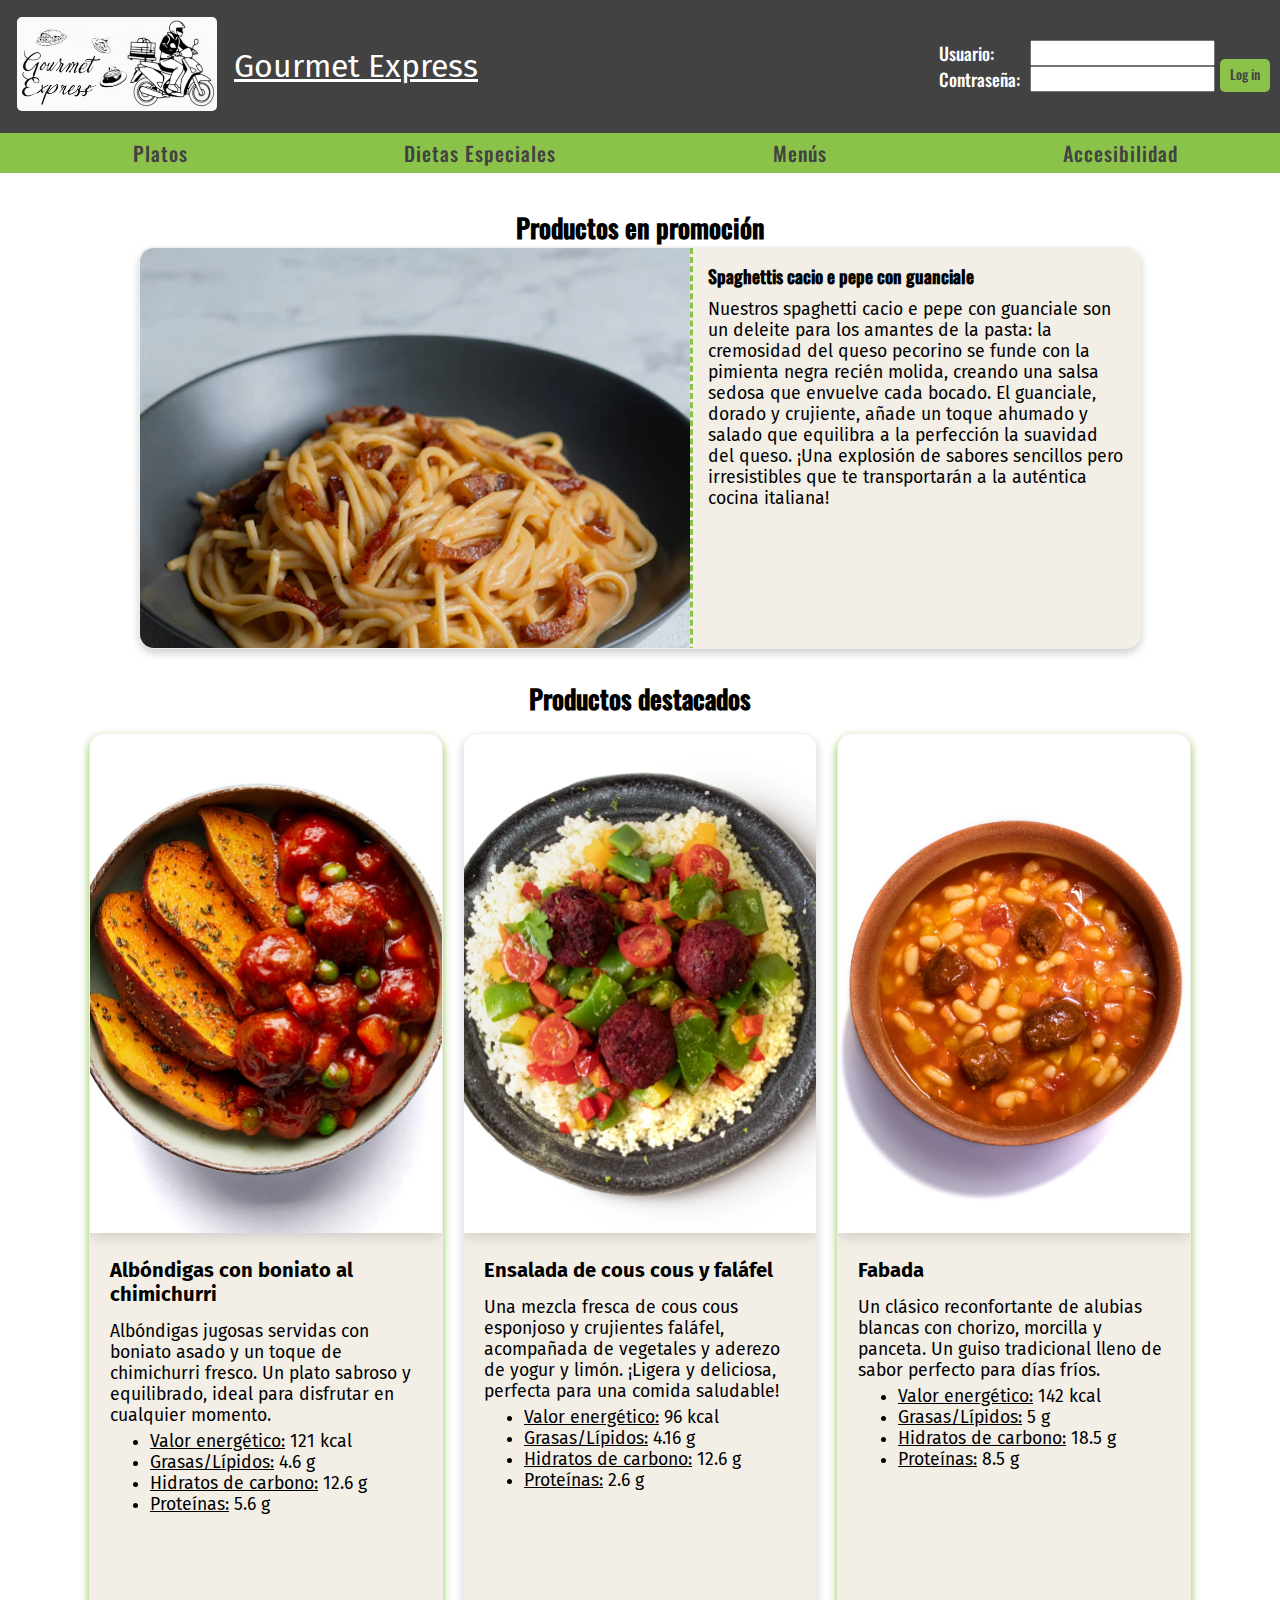
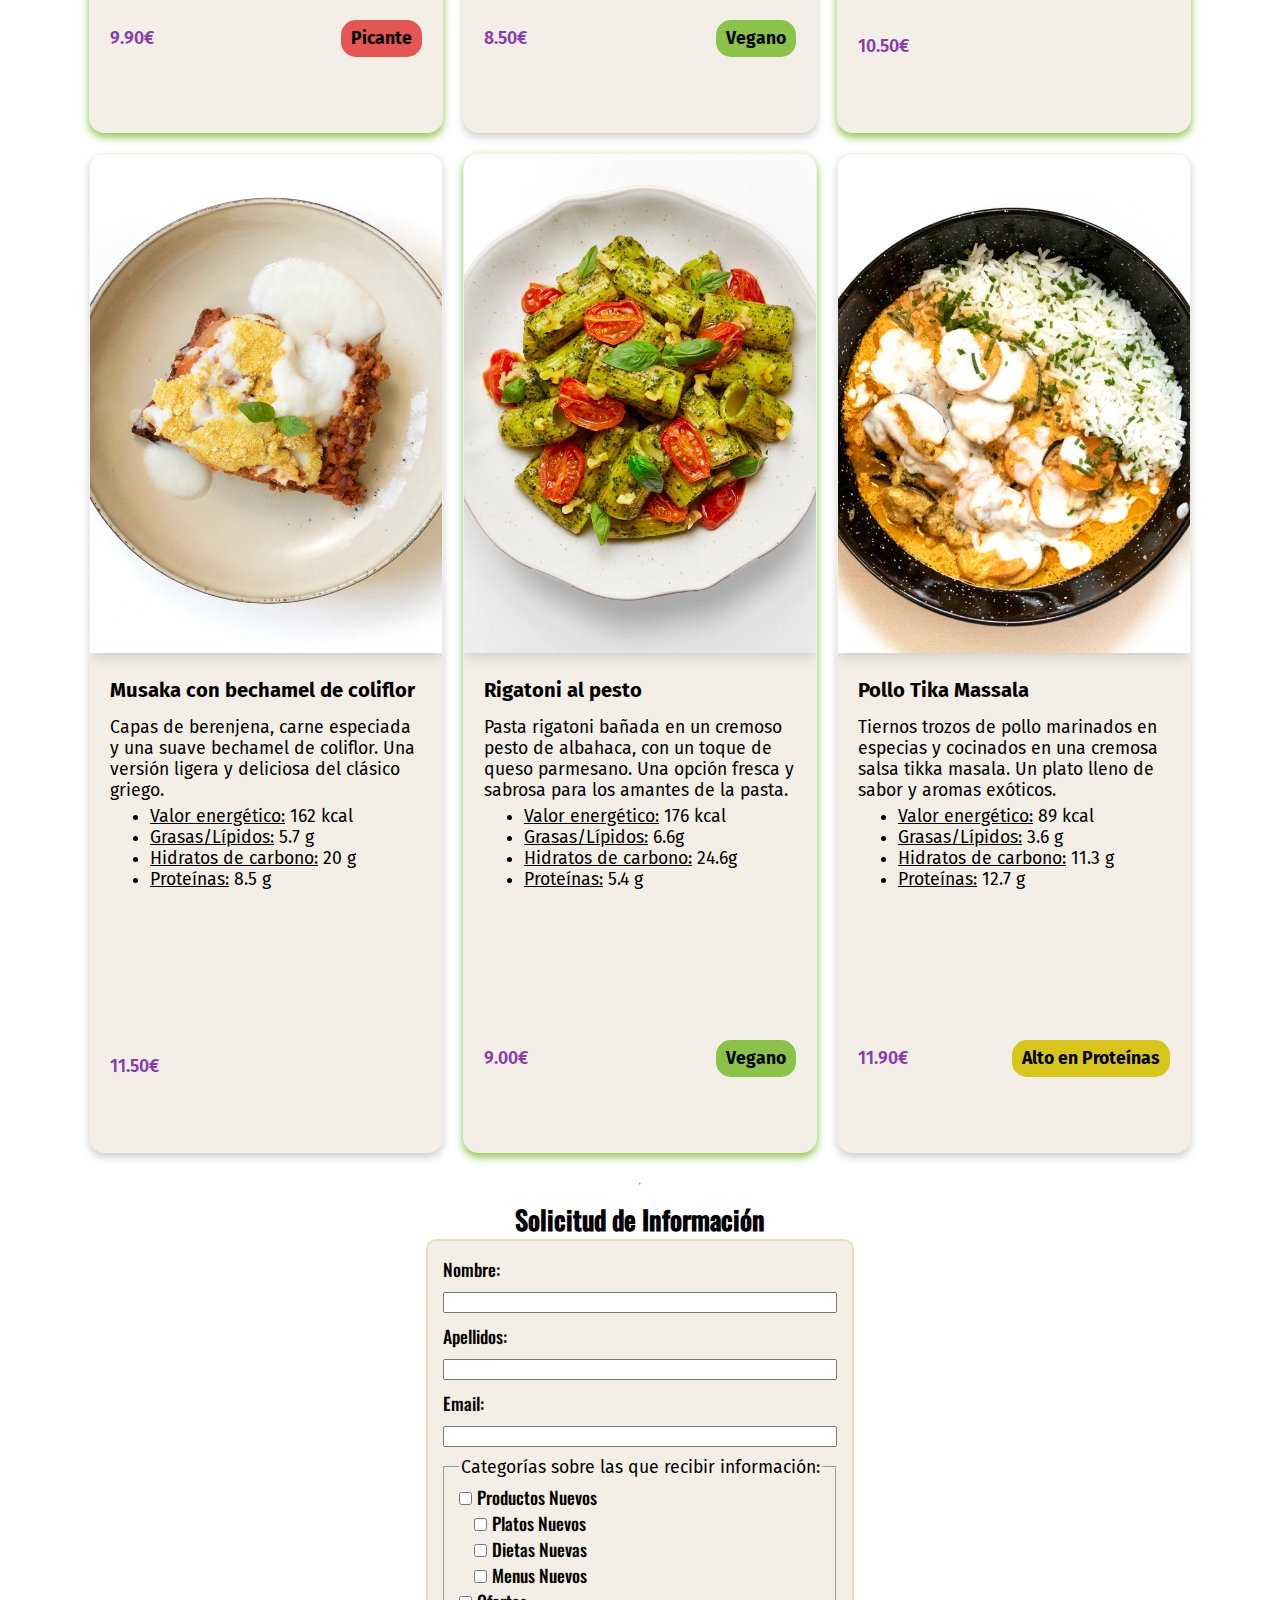
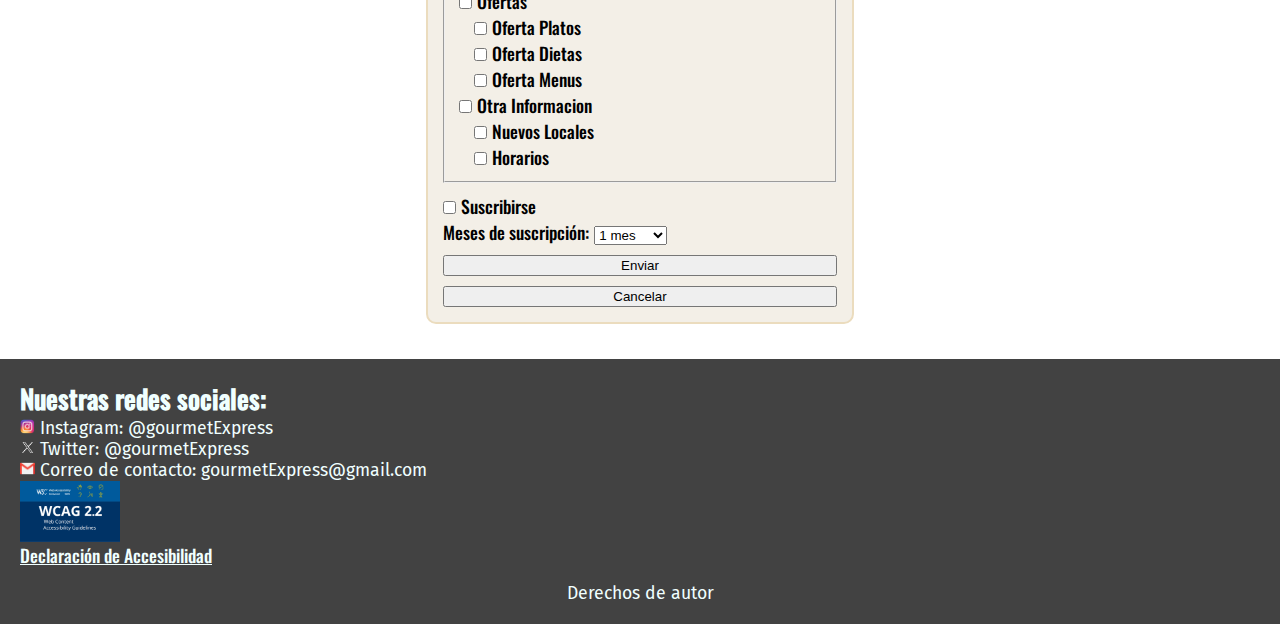
<file: Proyecto3/index.html>
<!DOCTYPE html>
<html lang="es">
<head>
    <meta charset="UTF-8">
    <meta name="viewport" content="width=device-width, initial-scale=1.0">
    <title>Gourmet Express</title>
    <link rel="stylesheet" href="style.css">
    <link rel="stylesheet" href="styleEntrega3.css">
</head>
<body>
    <script src="scriptIndex.js"></script>
    <header>
        <div class="zona-Logo" id="logo-link" href="index.html"> <!-- Logo + nombre de empresa -->
            <a id="logo-link" href="index.html">
                <img src="images/logoTemplate.webp" alt="logoEmpresa" class="logo-Empresa">
            </a>
            <p class="nombreEmpresa">Gourmet Express</p>
        </div>
        <div class="login"> <!-- Un login -->
            <form action="#" id="formularioPc">
                <div class="form-Section">
                    <div class="form-Group">
                        <label for="username">Usuario:</label>
                        <input type="text" id="username" name="username">
                    </div>
                    <div class="form-Group">
                        <label for="contrasenya">Contraseña:</label>
                        <input type="password" id="contrasenya" name="contrasenya">
                    </div>
                </div>
                <div class="form-Group_align-bottom form-Group">
                    <input type="submit" id="login" name="login" value="Log in">
                </div>
            </form>
            <div class="form-Group_align-bottom form-Group" id="botonMovilLogin">
                <input type="submit" id="login" name="login" value="Log in">
            </div>
        </div>
    </header>
    <nav> <!-- Ponerle sticky y formato (futura hamburguesa) -->
        <a href="https://www.iescristobaldemonroy.es/wordpress/" accesskey="p">Platos</a>
        <a href="https://www.iescristobaldemonroy.es/wordpress/" accesskey="d">Dietas Especiales</a>
        <a href="https://www.iescristobaldemonroy.es/wordpress/" accesskey="m">Menús</a>
        <a href="accesibilidad.html" accesskey="a">Accesibilidad</a>
    </nav>
    <main>
        <section> <!-- Productos en promoción -->
            <h2>Productos en promoción</h2>
            <div class="promocion">
                <img src="images/platos/spaghettis.webp" alt="Plato en promocion" class="imagenPromocion"/>
                <div>
                    <a class="tituloProductoPromocion">Spaghettis cacio e pepe con guanciale</a>
                    <p>Nuestros spaghetti cacio e pepe con guanciale son un deleite para los amantes de la pasta: la cremosidad del queso pecorino se funde con la pimienta negra recién molida, creando una salsa sedosa que envuelve cada bocado. El guanciale, dorado y crujiente, añade un toque ahumado y salado que equilibra a la perfección la suavidad del queso. ¡Una explosión de sabores sencillos pero irresistibles que te transportarán a la auténtica cocina italiana!</p>
                </div>
            </div>
        </section>
        <section> 
            <h2>Productos destacados</h2>
            <div class="productos-Destacados">
                <div class="card">
                    <img src="images/platos/AlbondigasHeura.webp" alt="card1">
                    <div class="infoProducto">
                        <div class="tituloDescripcion">
                            <h3>Albóndigas con boniato al chimichurri</h3>
                            <p>Albóndigas jugosas servidas con boniato asado y un toque de chimichurri fresco. Un plato sabroso y equilibrado, ideal para disfrutar en cualquier momento.</p>
                            <ul>
                                <li><span>Valor energético:</span> 121 kcal</li>
                                <li><span>Grasas/Lípidos:</span> 4.6 g</li>
                                <li><span>Hidratos de carbono:</span> 12.6 g</li>
                                <li><span>Proteínas:</span> 5.6 g</li>
                            </ul>
                        </div>
                        <div class="precioIcono">
                            <p class="precio">9.90€</p>
                            <p class="iconoCards iconoPicante">Picante</p>
                        </div>
                    </div>
                </div>
                <div class="card">
                    <img src="images/platos/Ensalada-de-cous-cous-y-falafel.webp" alt="card2">
                    <div class="infoProducto">
                        <div class="tituloDescripcion">
                            <h3>Ensalada de cous cous y faláfel</h3>
                            <p>Una mezcla fresca de cous cous esponjoso y crujientes faláfel, acompañada de vegetales y aderezo de yogur y limón. ¡Ligera y deliciosa, perfecta para una comida saludable!</p>
                            <ul>
                                <li><span>Valor energético:</span> 96 kcal</li>
                                <li><span>Grasas/Lípidos:</span> 4.16 g</li>
                                <li><span>Hidratos de carbono:</span> 12.6 g</li>
                                <li><span>Proteínas:</span> 2.6 g</li>
                            </ul>
                        </div>
                        <div class="precioIcono">
                            <p class="precio">8.50€</p>
                            <p class="iconoCards iconoVegano">Vegano</p>
                        </div>
                    </div>
                </div>
                <div class="card">
                    <img src="images/platos/Fabada.webp" alt="card3">
                    <div class="infoProducto">
                        <div class="tituloDescripcion">
                            <h3>Fabada</h3>
                            <p>Un clásico reconfortante de alubias blancas con chorizo, morcilla y panceta. Un guiso tradicional lleno de sabor perfecto para días fríos.</p>
                            <ul>
                                <li><span>Valor energético:</span> 142 kcal</li>
                                <li><span>Grasas/Lípidos:</span> 5 g</li>
                                <li><span>Hidratos de carbono:</span> 18.5 g</li>
                                <li><span>Proteínas:</span> 8.5 g</li>
                            </ul>
                        </div>
                        <div class="precioIcono">
                            <p class="precio">10.50€</p>
                            <p></p>
                        </div>
                    </div>
                </div>
                <div class="card">
                    <img src="images/platos/MousakkaBechamel.webp" alt="card4">
                    <div class="infoProducto">
                        <div class="tituloDescripcion">
                            <h3>Musaka con bechamel de coliflor</h3>
                            <p>Capas de berenjena, carne especiada y una suave bechamel de coliflor. Una versión ligera y deliciosa del clásico griego.</p>
                            <ul>
                                <li><span>Valor energético:</span> 162 kcal</li>
                                <li><span>Grasas/Lípidos:</span> 5.7 g</li>
                                <li><span>Hidratos de carbono:</span> 20 g</li>
                                <li><span>Proteínas:</span> 8.5 g</li>
                            </ul>
                        </div>
                        <div class="precioIcono">
                            <p class="precio">11.50€</p>
                            <p></p>
                        </div>
                    </div>
                </div>
                <div class="card">
                    <img src="images/platos/RigatoniPesto.webp" alt="card5">
                    <div class="infoProducto">
                        <div class="tituloDescripcion">
                            <h3>Rigatoni al pesto</h3>
                            <p>Pasta rigatoni bañada en un cremoso pesto de albahaca, con un toque de queso parmesano. Una opción fresca y sabrosa para los amantes de la pasta.</p>
                            <ul>
                                <li><span>Valor energético:</span> 176 kcal</li>
                                <li><span>Grasas/Lípidos:</span> 6.6g</li>
                                <li><span>Hidratos de carbono:</span> 24.6g</li>
                                <li><span>Proteínas:</span> 5.4 g</li>
                            </ul>
                        </div>
                        <div class="precioIcono">
                            <p class="precio">9.00€</p>
                            <p class="iconoCards iconoVegano">Vegano</p>
                        </div>
                    </div>
                </div>
                <div class="card">
                    <img src="images/platos/TikaMassala.webp" alt="card6">
                    <div class="infoProducto">
                        <div class="tituloDescripcion">
                            <h3>Pollo Tika Massala</h3>
                            <p>Tiernos trozos de pollo marinados en especias y cocinados en una cremosa salsa tikka masala. Un plato lleno de sabor y aromas exóticos.</p>
                            <ul>
                                <li><span>Valor energético:</span> 89 kcal</li>
                                <li><span>Grasas/Lípidos:</span> 3.6 g</li>
                                <li><span>Hidratos de carbono:</span> 11.3 g</li>
                                <li><span>Proteínas:</span> 12.7 g</li>
                            </ul>
                        </div>
                        <div class="precioIcono">
                            <p class="precio">11.90€</p>
                            <p class="iconoCards iconoProteinas">Alto en Proteínas</p>
                        </div>
                    </div>
                </div>
            </div>
        </section>
        <hr>
        <section class="">
            <h2>Solicitud de Información</h2>
            <div class="solicitudInfo">
                <form id="solicitudInfoFormulario">
                    <label for="nombre">Nombre: </label>
                    <input type="text" maxlength="15" required id="nombre" name="nombre">
                    <label for="apellido">Apellidos:</label>
                    <input type="text" maxlength="30" required id="apellido" name="apellido">
                    <label for="email">Email:</label>
                    <input type="email" maxlength="20" required id="email" name="email">

                    <fieldset>
                        <legend>Categorías sobre las que recibir información: </legend>
                        <input type="checkbox" name="productosNuevos" id="productosNuevos">
                        <label for="productosNuevos">Productos Nuevos</label>
                        <div class="subcategorias">
                            <div>
                                <input type="checkbox" id="platosNuevos" name="platosNuevos">
                                <label for="platosNuevos">Platos Nuevos</label>
                            </div>
                            <div>
                                <input type="checkbox" id="dietasNuevas" name="dietasNuevas">
                                <label for="dietasNuevas">Dietas Nuevas</label>
                            </div>
                            <div>
                                <input type="checkbox" id="menusNuevos" name="menusNuevos">
                                <label for="menusNuevos">Menus Nuevos</label>
                            </div>
                        </div>

                        <input type="checkbox" name="ofertas" id="ofertas">
                        <label for="ofertas">Ofertas</label>
                        <div class="subcategorias">
                            <div>
                                <input type="checkbox" id="ofertaPlatos" name="ofertaPlatos">
                                <label for="ofertaPlatos">Oferta Platos</label>
                            </div>
                            <div>
                                <input type="checkbox" id="ofertaDietas" name="ofertaDietas">
                                <label for="ofertaDietas">Oferta Dietas</label>
                            </div>
                            <div>
                                <input type="checkbox" id="ofertaMenus" name="ofertaMenus">
                                <label for="ofertaMenus">Oferta Menus</label>
                            </div>
                        </div>

                        <input type="checkbox" name="otraInfo" id="otraInfo">
                        <label for="otraInfo">Otra Informacion</label>
                        <div class="subcategorias">
                            <div>
                                <input type="checkbox" id="nuevosLocales" name="nuevosLocales">
                                <label for="nuevosLocales">Nuevos Locales</label>
                            </div>
                            <div>
                                <input type="checkbox" id="horarios" name="horarios">
                                <label for="horarios">Horarios</label>
                            </div>
                        </div>
                    </fieldset>

                    <div>
                        <div>
                            <input type="checkbox" name="suscripcion" id="suscripcion">
                            <label for="suscripcion">Suscribirse</label>
                        </div>
                        <div>
                            <label for="meses">Meses de suscripción:</label>
                            <select name="meses" id="meses">
                                <option value="1">1 mes</option>
                                <option value="2">2 meses</option>
                                <option value="3">3 meses</option>
                                <option value="4">4 meses</option>
                                <option value="5">5 meses</option>
                                <option value="6">6 meses</option>
                            </select>
                        </div>
                    </div>

                    <input type="submit" id="enviar" value="Enviar">
                    <input type="reset" id="cancelarInformacion" value="Cancelar">
                </form>
            </div>
        </section>
    </main>
    <footer>
        <h2>Nuestras redes sociales:</h2>
        <div>
            <p><img src="images/iconos/instagram.png" alt="instagram"> Instagram: @gourmetExpress</p>
            <p><img src="images/iconos/twitter-x.webp" alt="twitter"> Twitter: @gourmetExpress</p>
            <p><img src="images/iconos/gmail.png" alt="gmail"> Correo de contacto: gourmetExpress@gmail.com</p>
        </div>
        <img src="images/wcag-22.png" alt="nivelConformidadWCAG" class="wcag">
        <a href="accesibilidad.html" class="enlaceAccesibilidad" id="enlaceAccesibilidad">Declaración de Accesibilidad</a>
        <div class="derechosAutor">
            <p>Derechos de autor</p>
        </div>
        
    </footer>
</body>

</html>
</file>
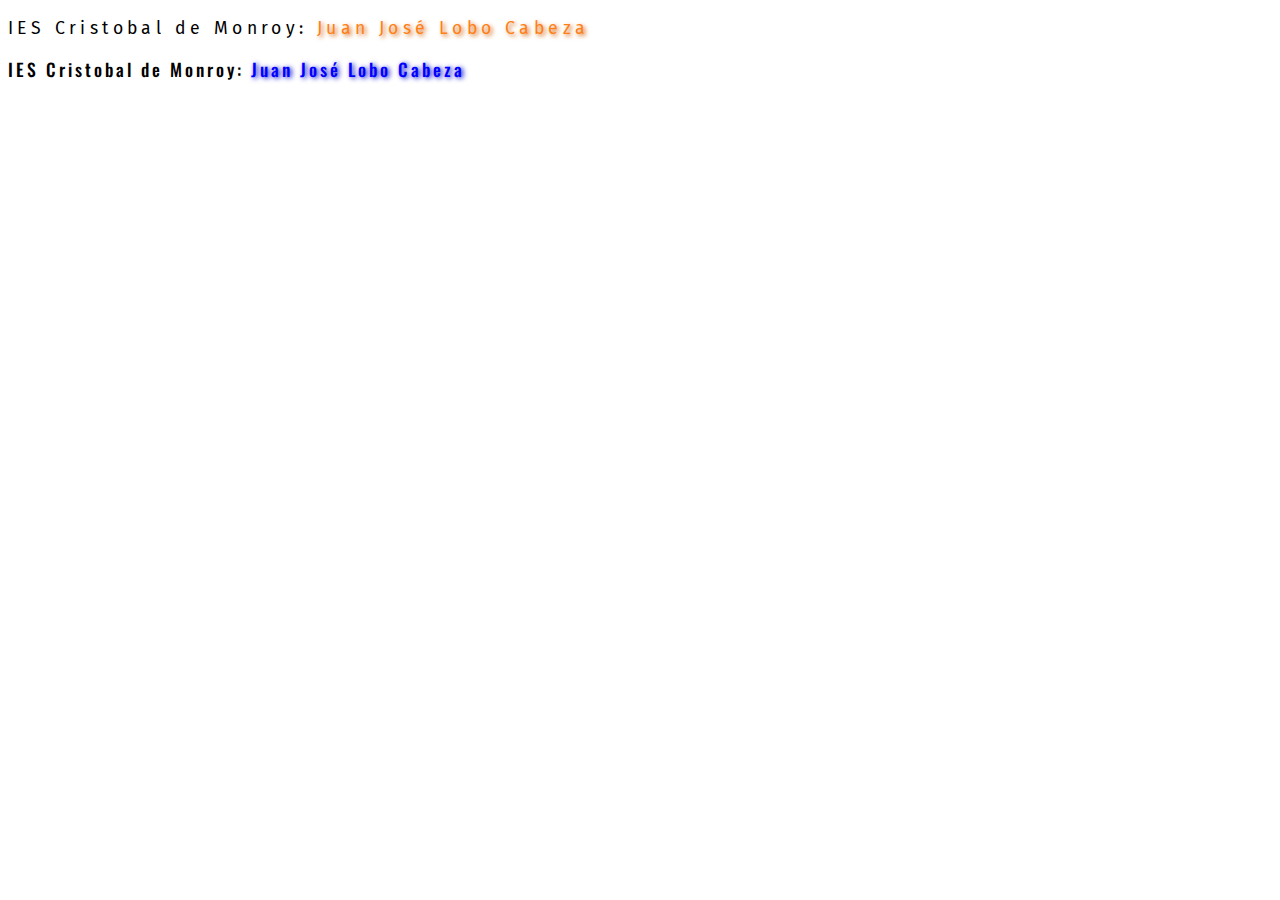
<file: Proyecto2/ejercicio1.html>
<!DOCTYPE html>
<html lang="en">
<head>
    <meta charset="UTF-8">
    <meta name="viewport" content="width=device-width, initial-scale=1.0">
    <title>Document</title>
    <link rel="stylesheet" href="font_Styles.css">
</head>
<body>
    <p class="fira_Sans">IES Cristobal de Monroy: <span>Juan José Lobo Cabeza</span></p>
    <p class="oswald">IES Cristobal de Monroy: <span>Juan José Lobo Cabeza</span></p>
</body>
</html>
</file>
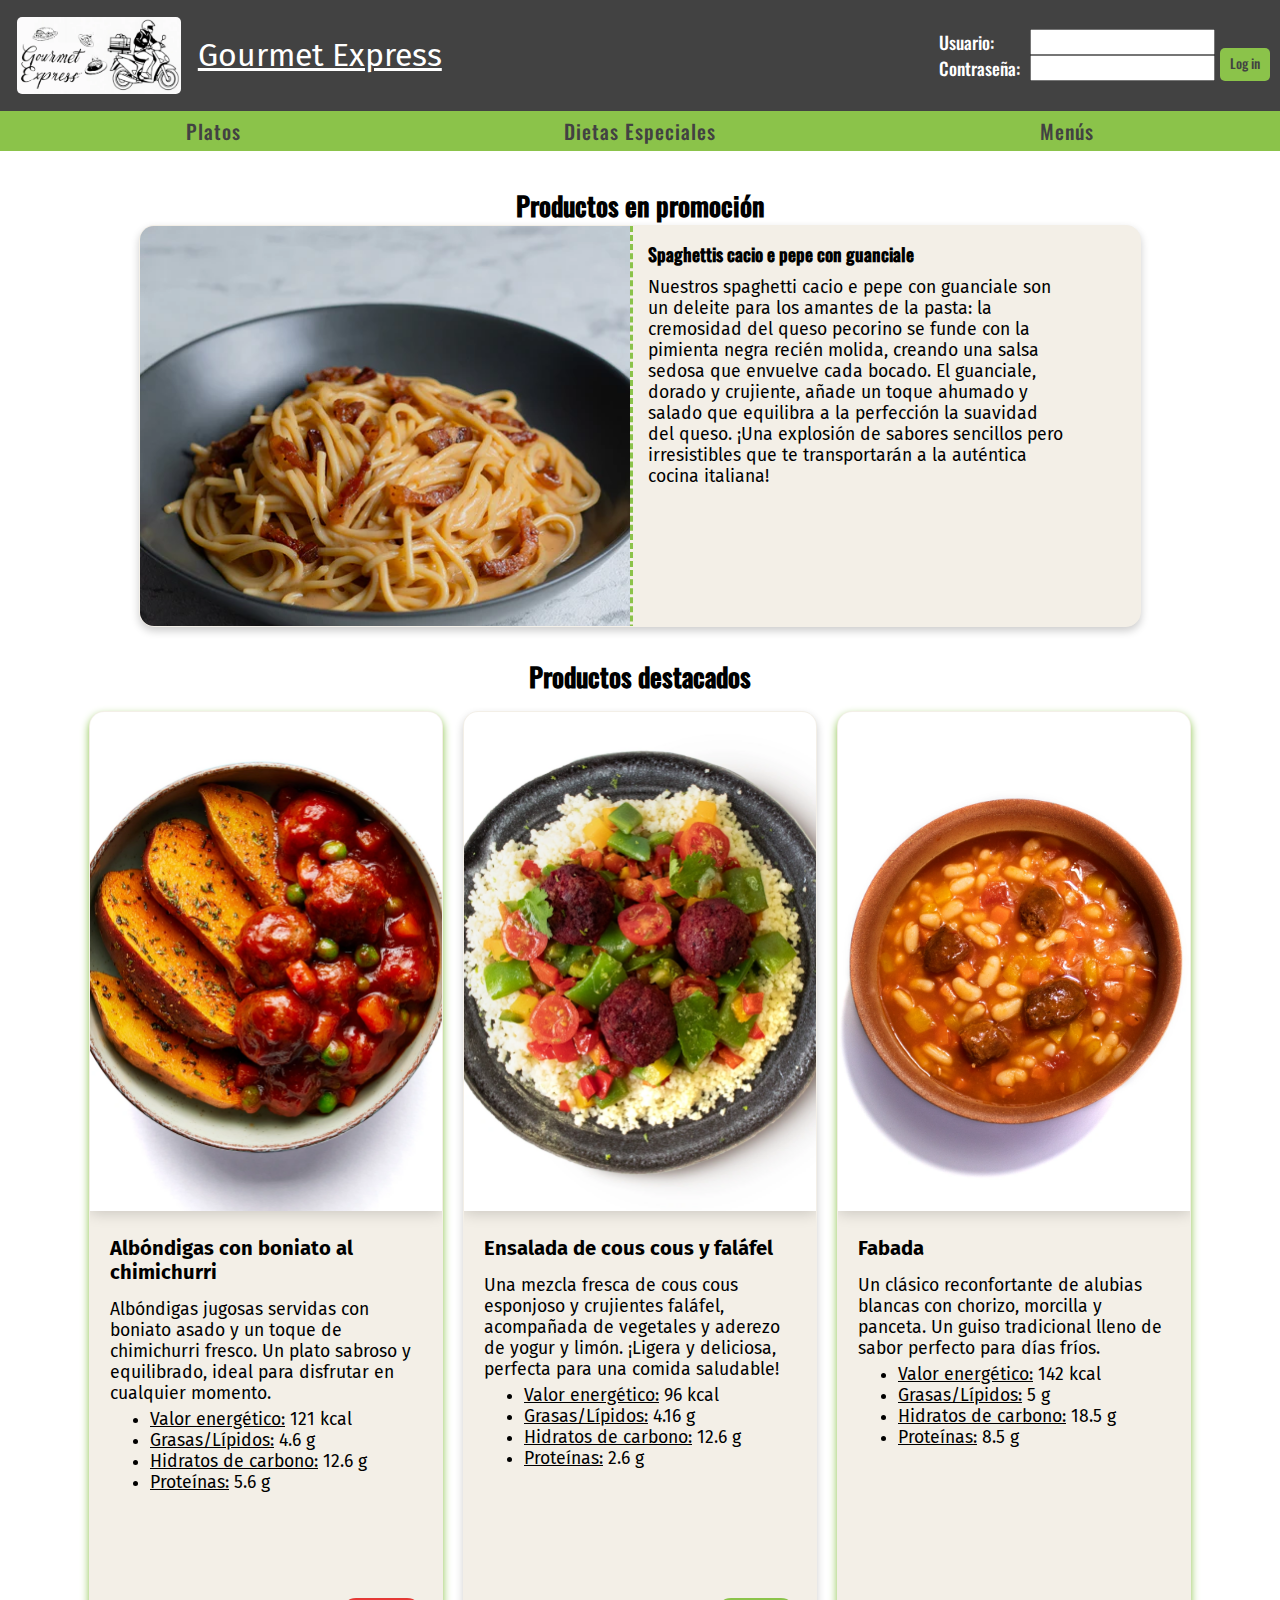
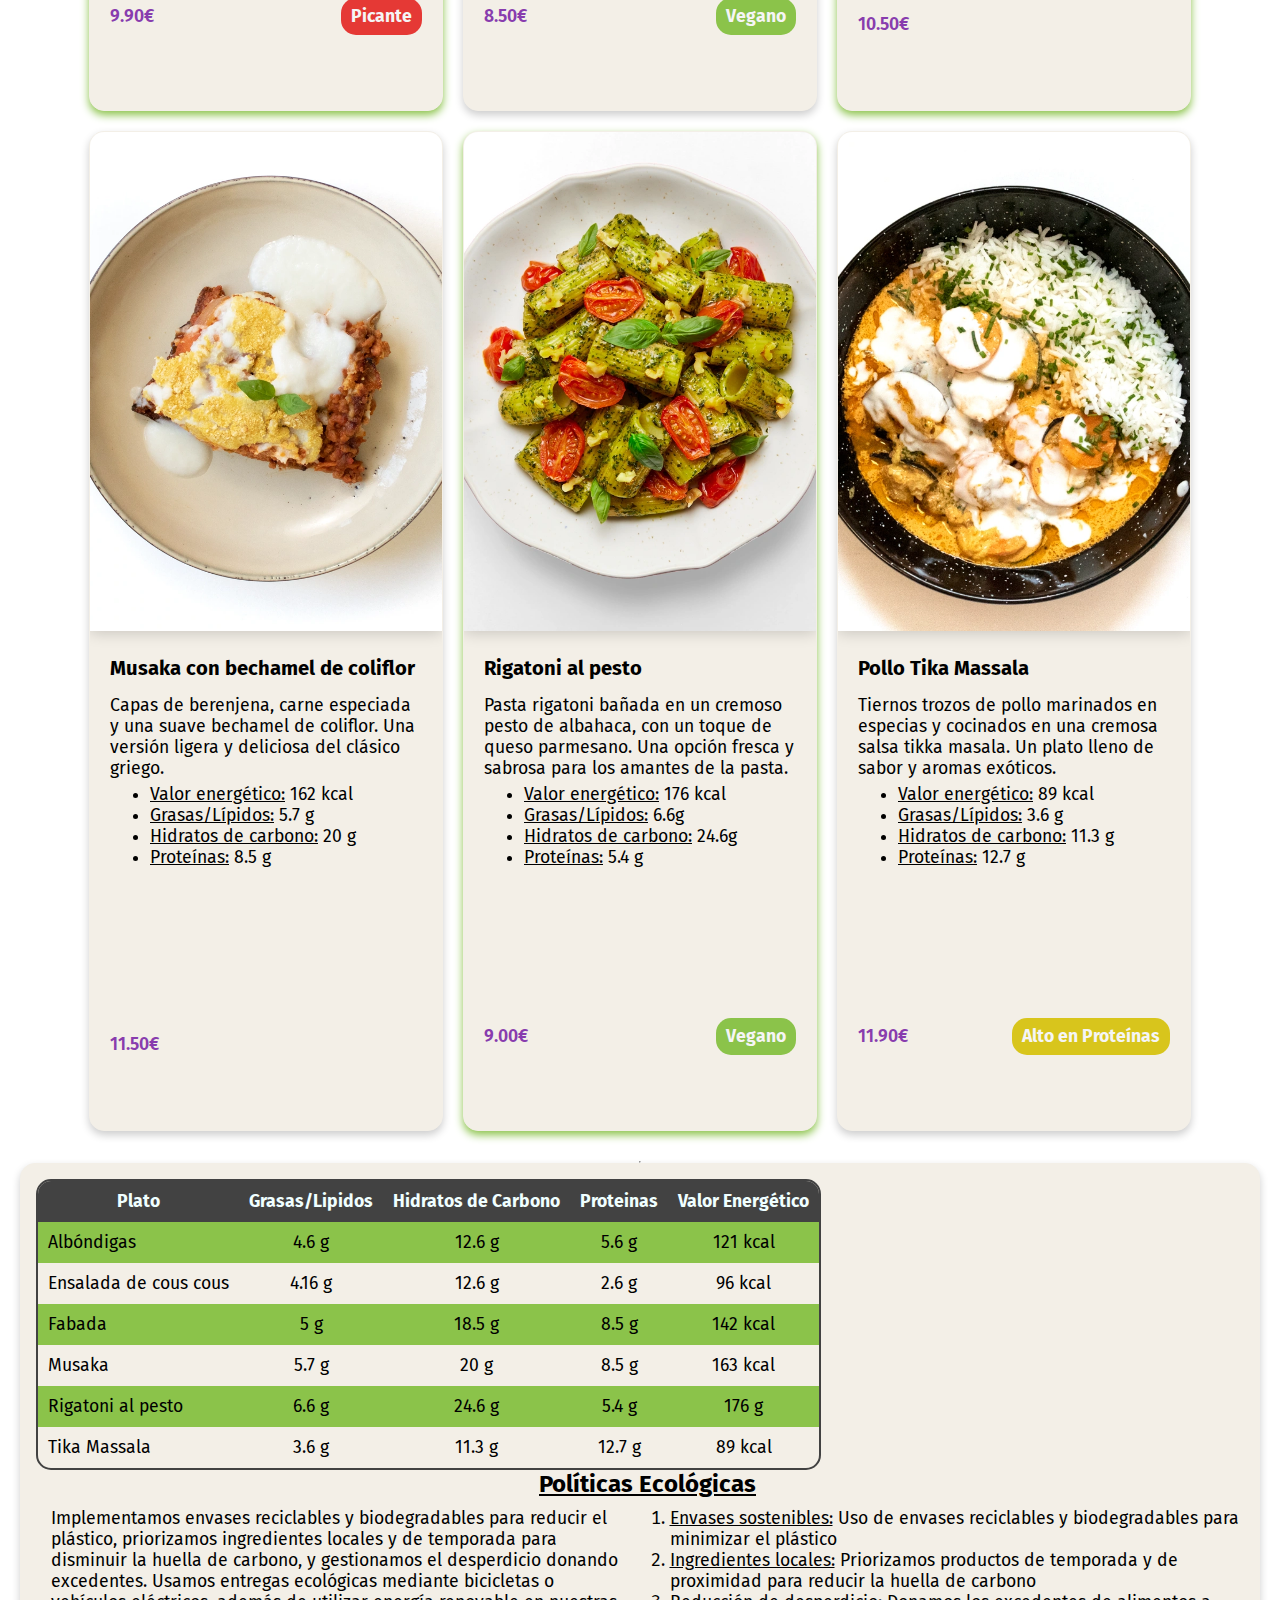
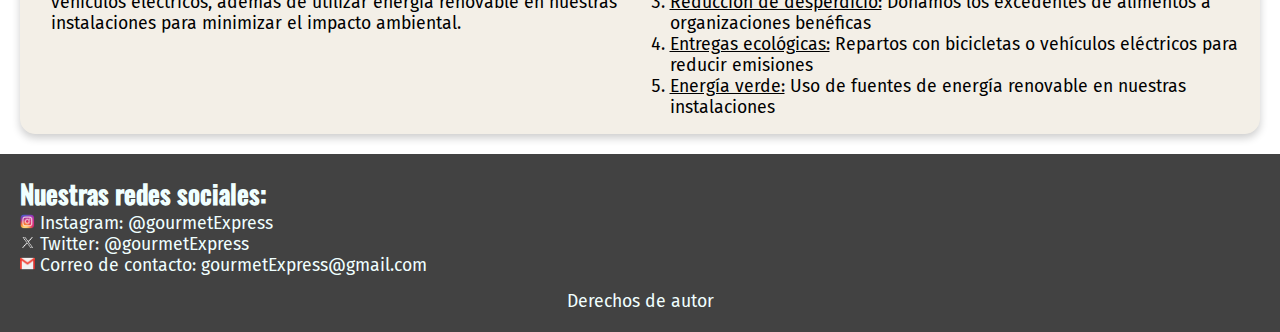
<file: Proyecto2/main.html>
<!DOCTYPE html>
<html lang="es">
<head>
    <meta charset="UTF-8">
    <meta name="viewport" content="width=device-width, initial-scale=1.0">
    <title>Gourmet Express</title>
    <link rel="stylesheet" href="style.css">
</head>

<body>
    <header>
        <div class="zona-Logo"> <!-- Logo + nombre de empresa -->
            <img src="images/logoTemplate.webp" alt="logoEmpresa" class="logo-Empresa">
            <p class="nombreEmpresa">Gourmet Express</p>
        </div>
        <div class="login"> <!-- Un login -->
            <form action="#" id="formularioPc">
                <div class="form-Section">
                    <div class="form-Group">
                        <label for="username">Usuario:</label>
                        <input type="text" id="username" name="username">
                    </div>
                    <div class="form-Group">
                        <label for="contrasenya">Contraseña:</label>
                        <input type="password" id="contrasenya" name="contrasenya">
                    </div>
                </div>
                <div class="form-Group_align-bottom form-Group">
                    <input type="submit" id="login" name="login" value="Log in">
                </div>
            </form>
            <div class="form-Group_align-bottom form-Group" id="botonMovilLogin">
                <input type="submit" id="login" name="login" value="Log in">
            </div>
        </div>
    </header>
    <nav> <!-- Ponerle sticky y formato (futura hamburguesa) -->
        <a href="#">Platos</a>
        <a href="#">Dietas Especiales</a>
        <a href="#">Menús</a>
    </nav>
    <main>
        <section> <!-- Productos en promoción -->
            <h2>Productos en promoción</h2>
            <div class="promocion">
                <input id="flip-card" type="checkbox" />
                <label class="front" for="flip-card">
                    <img
                        src="images/platos/spaghettis.webp"
                        alt="Plato en promocion"
                        class="imagenPromocion"/>
                </label>
                <label class="back" for="flip-card">
                    <div>
                        <p class="precioPromocion">Por solo 12.99 € !!!!!</p>
                    </div>
                </label>
                <div>
                    <a class="tituloProductoPromocion">Spaghettis cacio e pepe con guanciale</a>
                    <p>Nuestros spaghetti cacio e pepe con guanciale son un deleite para los amantes de la pasta: la cremosidad del queso pecorino se funde con la pimienta negra recién molida, creando una salsa sedosa que envuelve cada bocado. El guanciale, dorado y crujiente, añade un toque ahumado y salado que equilibra a la perfección la suavidad del queso. ¡Una explosión de sabores sencillos pero irresistibles que te transportarán a la auténtica cocina italiana!</p>
                </div>
            </div>
        </section>
        <section> <!-- Productos destacados -->
            <h2>Productos destacados</h2>
            <div class="productos-Destacados"><!-- Muchas cards -->
                <div class="card">
                    <img src="images/platos/AlbondigasHeura.webp" alt="card1">
                    <div class="infoProducto">
                        <div class="tituloDescripcion">
                            <h3>Albóndigas con boniato al chimichurri</h3>
                            <p>Albóndigas jugosas servidas con boniato asado y un toque de chimichurri fresco. Un plato sabroso y equilibrado, ideal para disfrutar en cualquier momento.</p>
                            <ul>
                                <li><span>Valor energético:</span> 121 kcal</li>
                                <li><span>Grasas/Lípidos:</span> 4.6 g</li>
                                <li><span>Hidratos de carbono:</span> 12.6 g</li>
                                <li><span>Proteínas:</span> 5.6 g</li>
                            </ul>
                        </div>
                        <div class="precioIcono">
                            <p class="precio">9.90€</p>
                            <p class="iconoCards iconoPicante">Picante</p>
                        </div>
                    </div>
                </div>
                <div class="card">
                    <img src="images/platos/Ensalada-de-cous-cous-y-falafel.webp" alt="card2">
                    <div class="infoProducto">
                        <div class="tituloDescripcion">
                            <h3>Ensalada de cous cous y faláfel</h3>
                            <p>Una mezcla fresca de cous cous esponjoso y crujientes faláfel, acompañada de vegetales y aderezo de yogur y limón. ¡Ligera y deliciosa, perfecta para una comida saludable!</p>
                            <ul>
                                <li><span>Valor energético:</span> 96 kcal</li>
                                <li><span>Grasas/Lípidos:</span> 4.16 g</li>
                                <li><span>Hidratos de carbono:</span> 12.6 g</li>
                                <li><span>Proteínas:</span> 2.6 g</li>
                            </ul>
                        </div>
                        <div class="precioIcono">
                            <p class="precio">8.50€</p>
                            <p class="iconoCards iconoVegano">Vegano</p>
                        </div>
                    </div>
                </div>
                <div class="card">
                    <img src="images/platos/Fabada.webp" alt="card3">
                    <div class="infoProducto">
                        <div class="tituloDescripcion">
                            <h3>Fabada</h3>
                            <p>Un clásico reconfortante de alubias blancas con chorizo, morcilla y panceta. Un guiso tradicional lleno de sabor perfecto para días fríos.</p>
                            <ul>
                                <li><span>Valor energético:</span> 142 kcal</li>
                                <li><span>Grasas/Lípidos:</span> 5 g</li>
                                <li><span>Hidratos de carbono:</span> 18.5 g</li>
                                <li><span>Proteínas:</span> 8.5 g</li>
                            </ul>
                        </div>
                        <div class="precioIcono">
                            <p class="precio">10.50€</p>
                            <p></p>
                        </div>
                    </div>
                </div>
                <div class="card">
                    <img src="images/platos/MousakkaBechamel.webp" alt="card4">
                    <div class="infoProducto">
                        <div class="tituloDescripcion">
                            <h3>Musaka con bechamel de coliflor</h3>
                            <p>Capas de berenjena, carne especiada y una suave bechamel de coliflor. Una versión ligera y deliciosa del clásico griego.</p>
                            <ul>
                                <li><span>Valor energético:</span> 162 kcal</li>
                                <li><span>Grasas/Lípidos:</span> 5.7 g</li>
                                <li><span>Hidratos de carbono:</span> 20 g</li>
                                <li><span>Proteínas:</span> 8.5 g</li>
                            </ul>
                        </div>
                        <div class="precioIcono">
                            <p class="precio">11.50€</p>
                            <p></p>
                        </div>
                    </div>
                </div>
                <div class="card">
                    <img src="images/platos/RigatoniPesto.webp" alt="card5">
                    <div class="infoProducto">
                        <div class="tituloDescripcion">
                            <h3>Rigatoni al pesto</h3>
                            <p>Pasta rigatoni bañada en un cremoso pesto de albahaca, con un toque de queso parmesano. Una opción fresca y sabrosa para los amantes de la pasta.</p>
                            <ul>
                                <li><span>Valor energético:</span> 176 kcal</li>
                                <li><span>Grasas/Lípidos:</span> 6.6g</li>
                                <li><span>Hidratos de carbono:</span> 24.6g</li>
                                <li><span>Proteínas:</span> 5.4 g</li>
                            </ul>
                        </div>
                        <div class="precioIcono">
                            <p class="precio">9.00€</p>
                            <p class="iconoCards iconoVegano">Vegano</p>
                        </div>
                    </div>
                </div>
                <div class="card">
                    <img src="images/platos/TikaMassala.webp" alt="card6">
                    <div class="infoProducto">
                        <div class="tituloDescripcion">
                            <h3>Pollo Tika Massala</h3>
                            <p>Tiernos trozos de pollo marinados en especias y cocinados en una cremosa salsa tikka masala. Un plato lleno de sabor y aromas exóticos.</p>
                            <ul>
                                <li><span>Valor energético:</span> 89 kcal</li>
                                <li><span>Grasas/Lípidos:</span> 3.6 g</li>
                                <li><span>Hidratos de carbono:</span> 11.3 g</li>
                                <li><span>Proteínas:</span> 12.7 g</li>
                            </ul>
                        </div>
                        <div class="precioIcono">
                            <p class="precio">11.90€</p>
                            <p class="iconoCards iconoProteinas">Alto en Proteínas</p>
                        </div>
                    </div>
                </div>
            </div>
        </section>
        <hr>
        <section class="zonaInformativa"> <!-- Tabla + Políticas ecológicas -->
            <div class="tablaProductos" id="tabla">
                <table>
                    <tr>
                        <th>Plato</th>
                        <th>Grasas/Lipidos</th>
                        <th>Hidratos de Carbono</th>
                        <th>Proteinas</th>
                        <th>Valor Energético</th>
                    </tr>
                    <tr>
                        <td>Albóndigas</td>
                        <td>4.6 g</td>
                        <td>12.6 g</td>
                        <td>5.6 g</td>
                        <td>121 kcal</td>
                    </tr>
                    <tr>
                        <td>Ensalada de cous cous</td>
                        <td>4.16 g</td>
                        <td>12.6 g</td>
                        <td>2.6 g</td>
                        <td>96 kcal</td>
                    </tr>
                    <tr>
                        <td>Fabada</td>
                        <td>5 g</td>
                        <td>18.5 g</td>
                        <td>8.5 g</td>
                        <td>142 kcal</td>
                    </tr>
                    <tr>
                        <td>Musaka</td>
                        <td>5.7 g</td>
                        <td>20 g</td>
                        <td>8.5 g</td>
                        <td>163 kcal</td>
                    </tr>
                    <tr>
                        <td>Rigatoni al pesto</td>
                        <td>6.6 g</td>
                        <td>24.6 g</td>
                        <td>5.4 g</td>
                        <td>176 g</td>
                    </tr>
                    <tr>
                        <td>Tika Massala</td>
                        <td>3.6 g</td>
                        <td>11.3 g</td>
                        <td>12.7 g</td>
                        <td>89 kcal</td>
                    </tr>
                </table>
            </div>
            <div class="politicasEcologicas">
                <div class="tituloEcologico">
                    <p>Políticas Ecológicas </p>
                </div>
                <div class="textoEcologico">
                    <p>Implementamos envases reciclables y biodegradables para reducir el plástico, priorizamos ingredientes locales y de temporada para disminuir la huella de carbono, y gestionamos el desperdicio donando excedentes. Usamos entregas ecológicas mediante bicicletas o vehículos eléctricos, además de utilizar energía renovable en nuestras instalaciones para minimizar el impacto ambiental.</p>
                </div>
                <div class="listaMedidas">
                    <ol>
                        <li><span>Envases sostenibles:</span> Uso de envases reciclables y biodegradables para minimizar el plástico</li>
                        <li><span>Ingredientes locales:</span> Priorizamos productos de temporada y de proximidad para reducir la huella de carbono</li>
                        <li><span>Reducción de desperdicio:</span> Donamos los excedentes de alimentos a organizaciones benéficas</li>
                        <li><span>Entregas ecológicas:</span> Repartos con bicicletas o vehículos eléctricos para reducir emisiones</li>
                        <li><span>Energía verde:</span> Uso de fuentes de energía renovable en nuestras instalaciones</li>
                    </ol>
                </div>
            </div>
        </section>
    </main>
    <footer>
        <h2>Nuestras redes sociales:</h2>
        <div>
            <p><img src="images/iconos/instagram.png" alt=""> Instagram: @gourmetExpress</p>
            <p><img src="images/iconos/twitter-x.webp" alt""> Twitter: @gourmetExpress</p>
            <p><img src="images/iconos/gmail.png" alt=""> Correo de contacto: gourmetExpress@gmail.com</p>
        </div>
        <div class="derechosAutor">
            <p>Derechos de autor</p>
        </div>
    </footer>
</body>

</html>
</file>
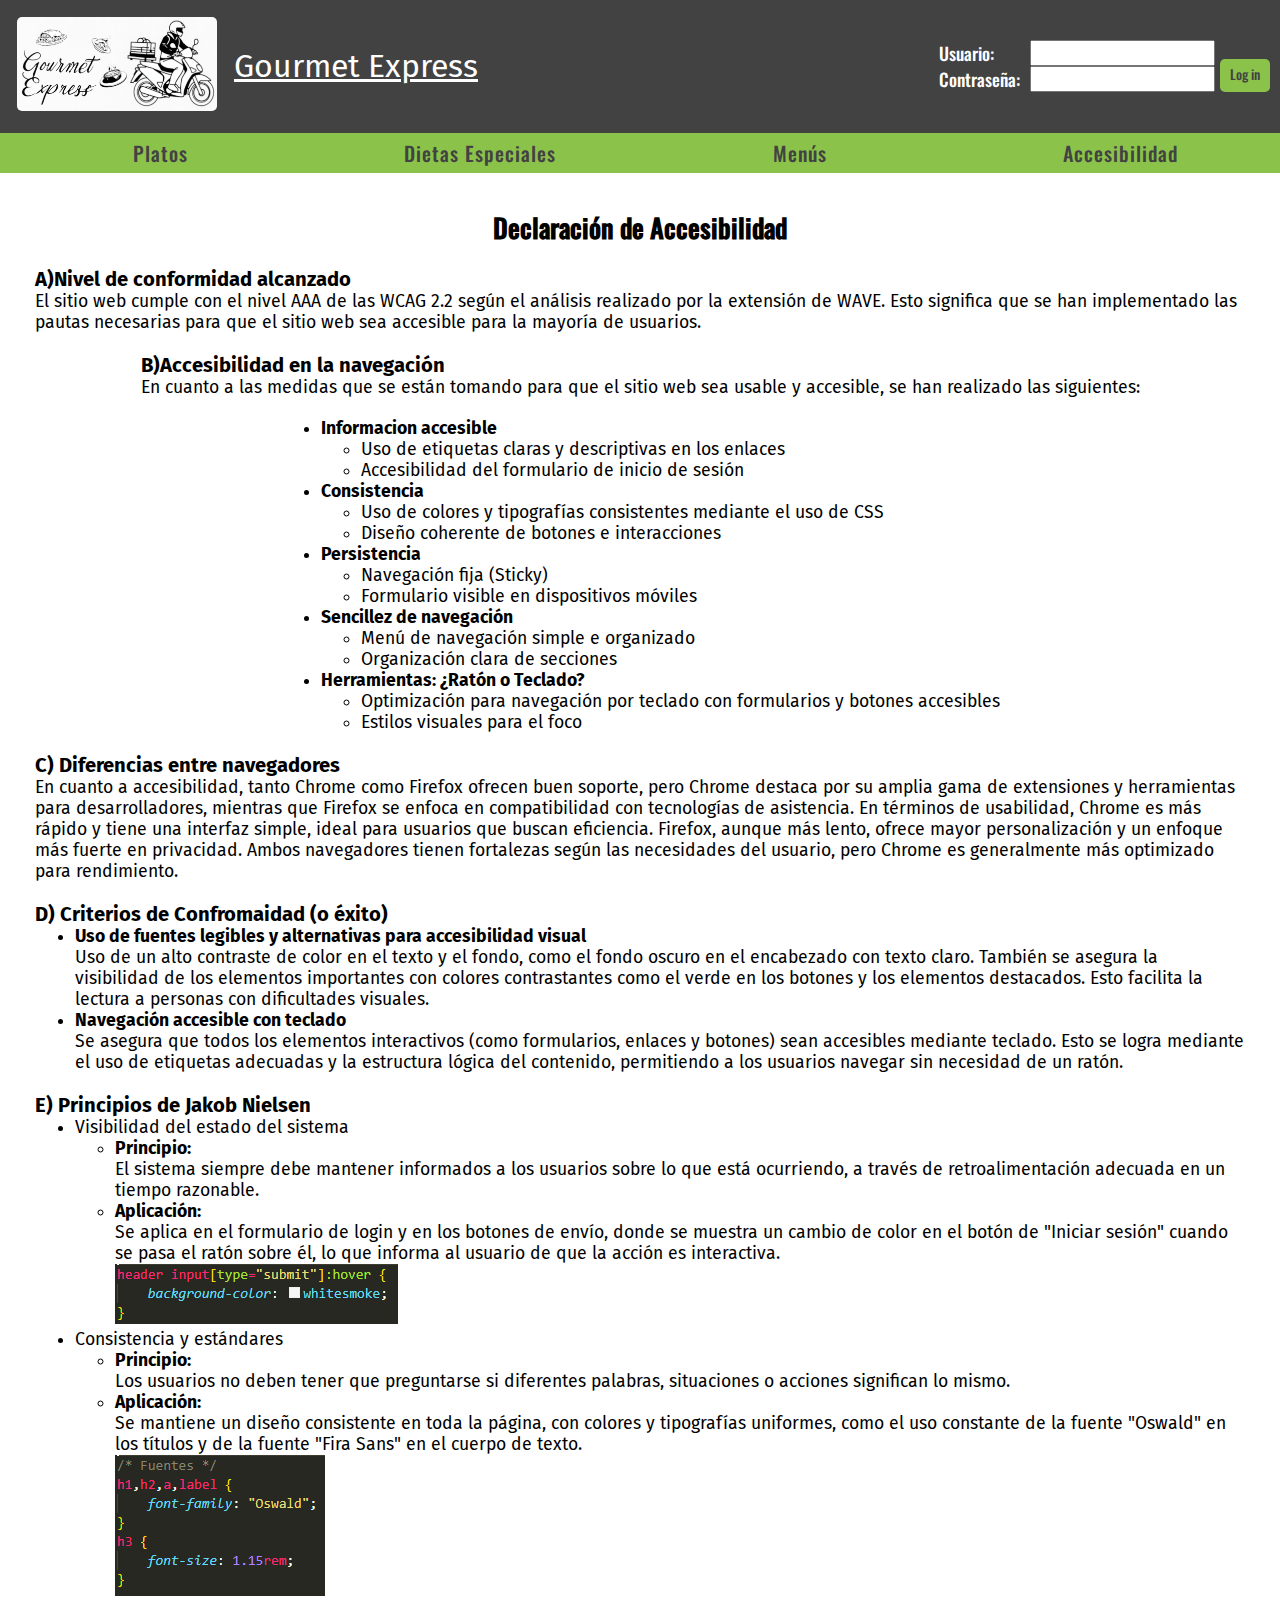
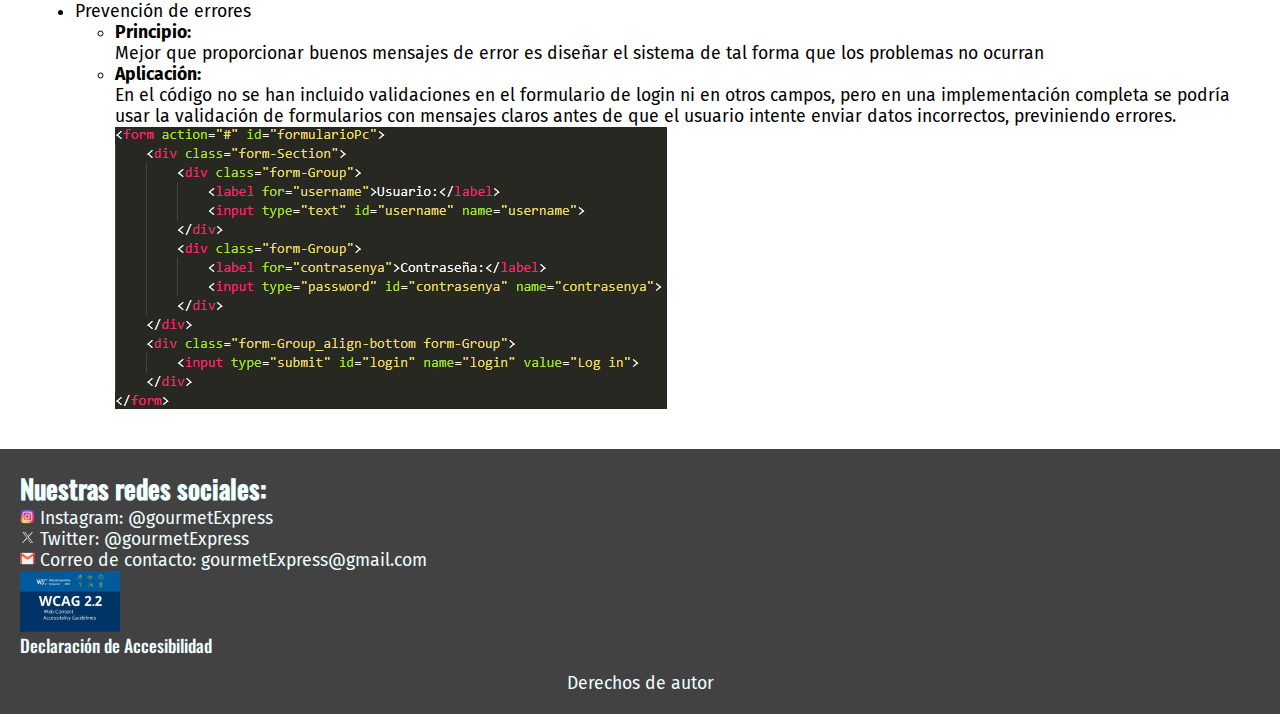
<file: Proyecto3/accesibilidad.html>
<!DOCTYPE html>
<html lang="es">
<head>
    <meta charset="UTF-8">
    <meta name="viewport" content="width=device-width, initial-scale=1.0">
    <title>Gourmet Express</title>
    <link rel="stylesheet" href="style.css">
    <link rel="stylesheet" href="styleEntrega3.css">
</head>
<body>
    <script src="scriptAccesibilidad.js"></script>
    <header>
        <div class="zona-Logo" id="logo-link" href="index.html"> <!-- Logo + nombre de empresa -->
            <a id="logo-link" href="index.html">
                <img src="images/logoTemplate.webp" alt="logoEmpresa" class="logo-Empresa">
            </a>
            <p class="nombreEmpresa">Gourmet Express</p>
        </div>
        <div class="login"> <!-- Un login -->
            <form action="#" id="formularioPc">
                <div class="form-Section">
                    <div class="form-Group">
                        <label for="username">Usuario:</label>
                        <input type="text" id="username" name="username">
                    </div>
                    <div class="form-Group">
                        <label for="contrasenya">Contraseña:</label>
                        <input type="password" id="contrasenya" name="contrasenya">
                    </div>
                </div>
                <div class="form-Group_align-bottom form-Group">
                    <input type="submit" id="login" name="login" value="Log in">
                </div>
            </form>
            <div class="form-Group_align-bottom form-Group" id="botonMovilLogin">
                <input type="submit" id="login" name="login" value="Log in">
            </div>
        </div>
    </header>
    <nav> <!-- Ponerle sticky y formato (futura hamburguesa) -->
        <a href="https://www.iescristobaldemonroy.es/wordpress/" accesskey="p">Platos</a>
        <a href="https://www.iescristobaldemonroy.es/wordpress/" accesskey="d">Dietas Especiales</a>
        <a href="https://www.iescristobaldemonroy.es/wordpress/" accesskey="m">Menús</a>
        <a href="accesibilidad.html" accesskey="a">Accesibilidad</a>
    </nav>
    <main>
        <section class="ejercicio4">
            <h2>Declaración de Accesibilidad</h2>
            <div>
                <h3>A)Nivel de conformidad alcanzado</h3>
                <p>El sitio web cumple con el nivel AAA de las WCAG 2.2 según el análisis realizado por la extensión de WAVE. Esto significa que se han implementado las pautas necesarias para que el sitio web sea accesible para la mayoría de usuarios.</p>
            </div>
            <div>
                <h3>B)Accesibilidad en la navegación</h3>
                <p>En cuanto a las medidas que se están tomando para que el sitio web sea usable y accesible, se han realizado las siguientes:</p>
            </div>
            <div>
                <ul>
                    <li>
                        <h4>Informacion accesible</h4>
                        <ul>
                            <li>Uso de etiquetas claras y descriptivas en los enlaces</li>
                            <li>Accesibilidad del formulario de inicio de sesión</li>
                        </ul>
                    </li>
                    <li>
                        <h4>Consistencia</h4> 
                        <ul>
                            <li>Uso de colores y tipografías consistentes mediante el uso de CSS</li>
                            <li>Diseño coherente de botones e interacciones</li>
                        </ul>
                    </li>
                    <li>
                        <h4>Persistencia</h4> 
                        <ul>
                            <li>Navegación fija (Sticky)</li>
                            <li>Formulario visible en dispositivos móviles</li>
                        </ul>
                    </li>
                    <li>
                        <h4>Sencillez de navegación</h4> 
                        <ul>
                            <li>Menú de navegación simple e organizado</li>
                            <li>Organización clara de secciones</li>
                        </ul>
                    </li>
                    <li>
                        <h4>Herramientas: ¿Ratón o Teclado?</h4> 
                        <ul>
                            <li>Optimización para navegación por teclado con formularios y botones accesibles</li>
                            <li>Estilos visuales para el foco</li>
                        </ul>
                    </li>
                </ul>
            </div>
            <div>
                <h3>C) Diferencias entre navegadores</h3>
                <p>En cuanto a accesibilidad, tanto Chrome como Firefox ofrecen buen soporte, pero Chrome destaca por su amplia gama de extensiones y herramientas para desarrolladores, mientras que Firefox se enfoca en compatibilidad con tecnologías de asistencia. En términos de usabilidad, Chrome es más rápido y tiene una interfaz simple, ideal para usuarios que buscan eficiencia. Firefox, aunque más lento, ofrece mayor personalización y un enfoque más fuerte en privacidad. Ambos navegadores tienen fortalezas según las necesidades del usuario, pero Chrome es generalmente más optimizado para rendimiento.</p>
            </div>
            
            <div>
                <h3>D) Criterios de Confromaidad (o éxito)</h3>
                <ul>
                    <li>
                        <h4>Uso de fuentes legibles y alternativas para accesibilidad visual</h4>
                        Uso de un alto contraste de color en el texto y el fondo, como el fondo oscuro en el encabezado con texto claro. También se asegura la visibilidad de los elementos importantes con colores contrastantes como el verde en los botones y los elementos destacados. Esto facilita la lectura a personas con dificultades visuales.
                    </li>
                    <li>
                        <h4>Navegación accesible con teclado</h4>
                        Se asegura que todos los elementos interactivos (como formularios, enlaces y botones) sean accesibles mediante teclado. Esto se logra mediante el uso de etiquetas adecuadas y la estructura lógica del contenido, permitiendo a los usuarios navegar sin necesidad de un ratón.
                    </li>
                </ul>
            </div>
            <div>
                <h3>E) Principios de Jakob Nielsen</h3>
                <ul>
                    <li>
                        Visibilidad del estado del sistema
                        <ul>
                            <li><h4>Principio:</h4>El sistema siempre debe mantener informados a los usuarios sobre lo que está ocurriendo, a través de retroalimentación adecuada en un tiempo razonable.</li>
                            <li><h4>Aplicación:</h4>Se aplica en el formulario de login y en los botones de envío, donde se muestra un cambio de color en el botón de "Iniciar sesión" cuando se pasa el ratón sobre él, lo que informa al usuario de que la acción es interactiva.</li>
                            <img src="images/apartadoE1.png" alt="fragmentoDeCodigo" class="apartadoE">
                        </ul>
                    </li>
                    <li>
                        Consistencia y estándares
                        <ul>
                            <li><h4>Principio:</h4>Los usuarios no deben tener que preguntarse si diferentes palabras, situaciones o acciones significan lo mismo.</li>
                            <li><h4>Aplicación:</h4>Se mantiene un diseño consistente en toda la página, con colores y tipografías uniformes, como el uso constante de la fuente "Oswald" en los títulos y de la fuente "Fira Sans" en el cuerpo de texto.</li>
                            <img src="images/apartadoE2.png" alt="fragmentoDeCodigo" class="apartadoE">
                        </ul>
                    </li>
                    <li>
                        Prevención de errores
                        <ul>
                            <li><h4>Principio:</h4>Mejor que proporcionar buenos mensajes de error es diseñar el sistema de tal forma que los problemas no ocurran</li>
                            <li><h4>Aplicación:</h4>En el código no se han incluido validaciones en el formulario de login ni en otros campos, pero en una implementación completa se podría usar la validación de formularios con mensajes claros antes de que el usuario intente enviar datos incorrectos, previniendo errores.</li>
                            <img src="images/apartadoE3.png" alt="fragmentoDeCodigo" class="apartadoE">
                        </ul>
                    </li>
                </ul>
            </div>
        </section>
    </main>
    <footer>
        <h2>Nuestras redes sociales:</h2>
        <div>
            <p><img src="images/iconos/instagram.png" alt="instagram"> Instagram: @gourmetExpress</p>
            <p><img src="images/iconos/twitter-x.webp" alt="twitter"> Twitter: @gourmetExpress</p>
            <p><img src="images/iconos/gmail.png" alt="gmail"> Correo de contacto: gourmetExpress@gmail.com</p>
        </div>
        <img src="images/wcag-22.png" alt="nivelConformidadWCAG" class="wcag">
        <a href="accesibilidad.html" class="enlaceAccesibilidad" id="enlaceAccesibilidad">Declaración de Accesibilidad</a>
        <div class="derechosAutor">
            <p>Derechos de autor</p>
        </div>
        
    </footer>
</body>
</html>
</file>
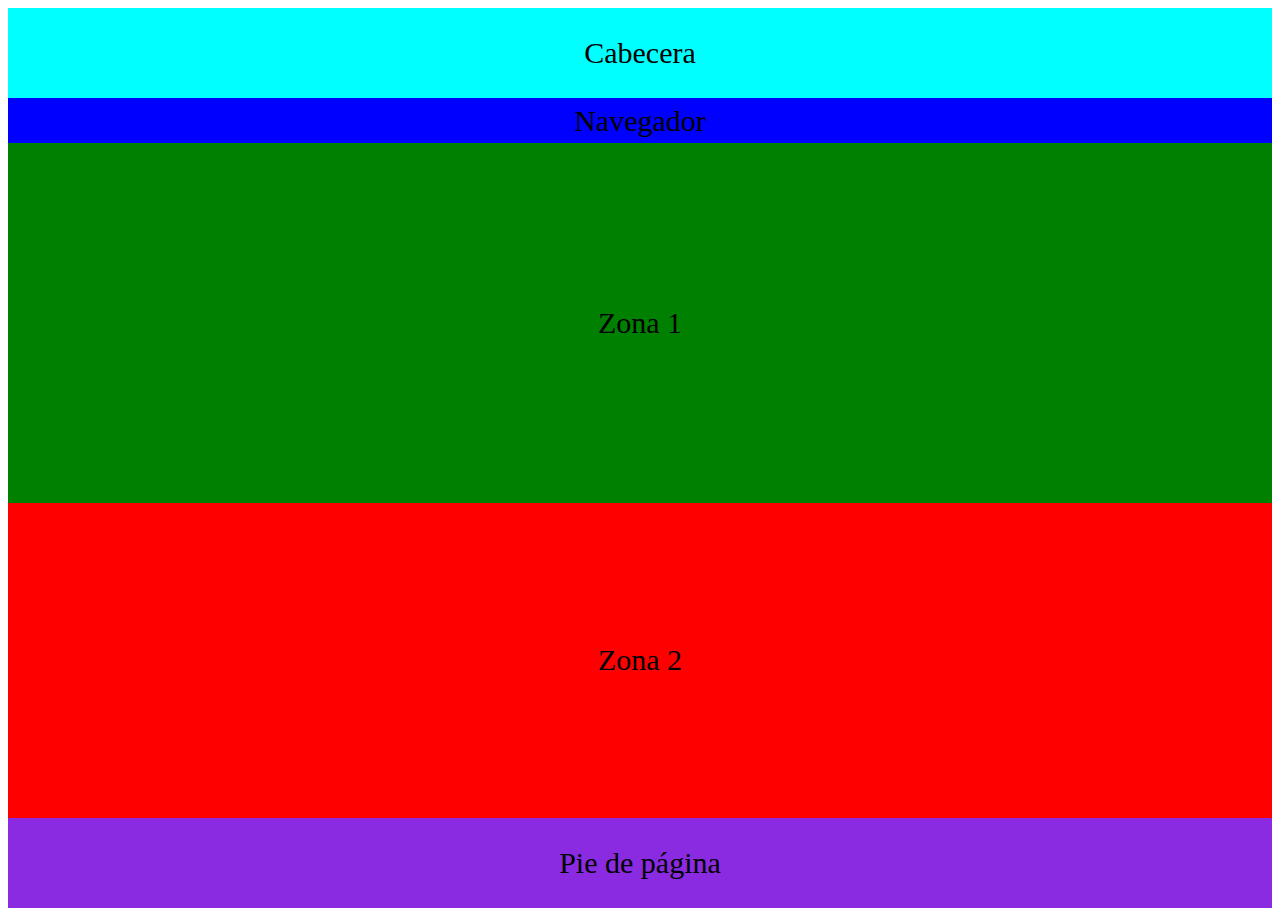
<file: Tarea1/boceto.html>
<!DOCTYPE html>
<html lang="en">
<head>
    <meta charset="UTF-8">
    <meta name="viewport" content="width=device-width, initial-scale=1.0">
    <title>Boceto</title>
    <link rel="stylesheet" href="main.css">
</head>
<body>
    <header>
        <p>Cabecera</p>
    </header>
    <nav>
        <p>Navegador</p>
    </nav>
    <main>
        <section>
            <p>Zona 1</p>
        </section>
        <section>
            <p>Zona 2</p>
        </section>
    </main>
    <footer>
        <p>Pie de página</p>
    </footer>
</body>
</html>
</file>
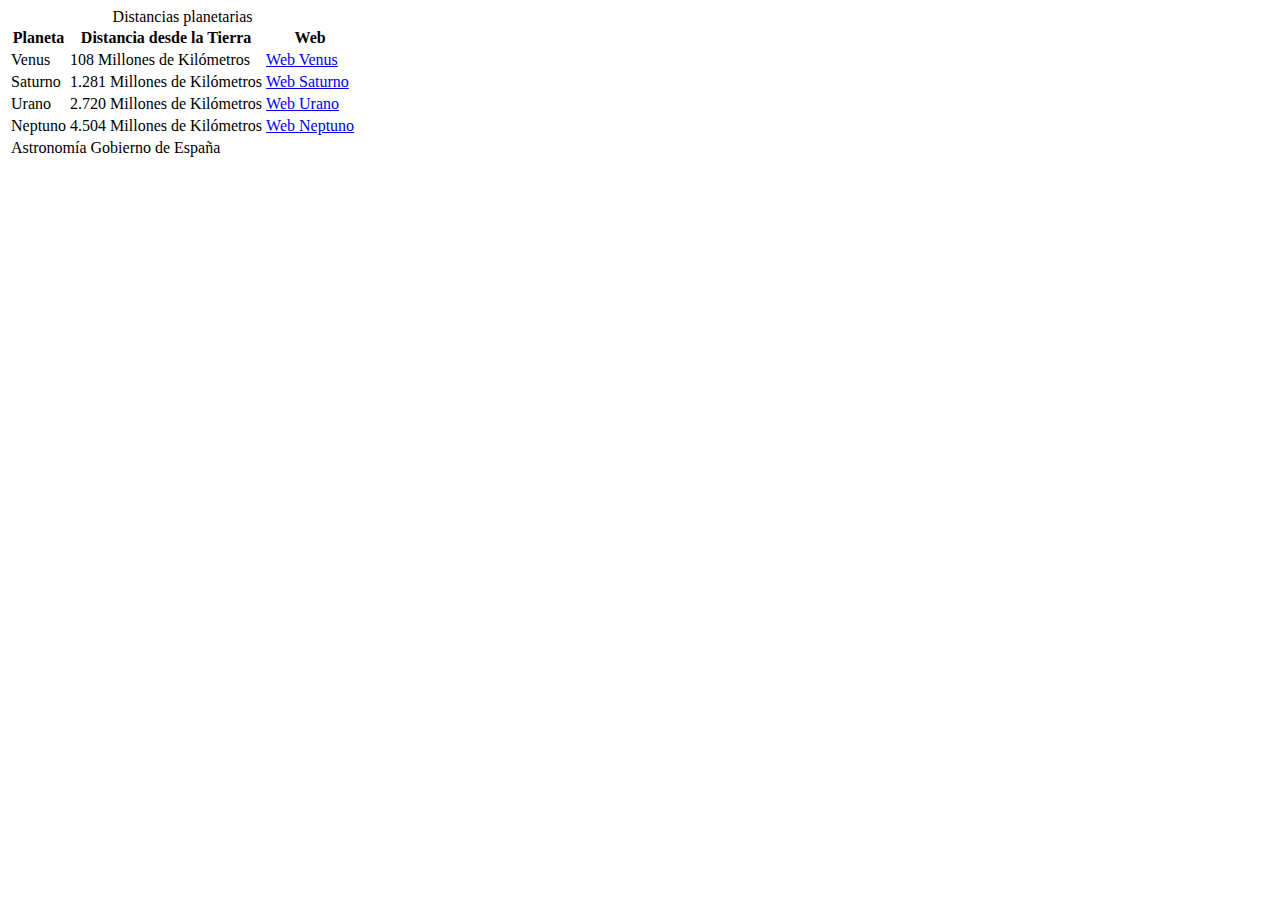
<file: teoria/UD2_Hojas_de_estilo_v1/DIW04_CONT_R23a_CodigoFuenteTabla.html>
<!DOCTYPE html PUBLIC "-//W3C//DTD XHTML 1.0 Transitional//EN" "http://www.w3.org/TR/xhtml1/DTD/xhtml1-transitional.dtd">
<html xmlns="http://www.w3.org/1999/xhtml">
  <head>
    <meta http-equiv="Content-Type" content="text/html; charset=iso-8859-1" />
    <title>Ejercicio de cambio de apariencia a tablas con CSS</title>
    <style type="text/css">


    </style>
  </head>
  <body>
    <table>
      <caption>Distancias planetarias</caption>
      <thead>
        <tr>
          <th>Planeta</th>
          <th>Distancia desde la Tierra</th>
          <th>Web</th>
        </tr>
      </thead>
 
      <tfoot>
        <tr>
          <td colspan="3">Astronom&iacute;a Gobierno de Espa�a</td>
        </tr>
      </tfoot>
 
      <tbody>
        <tr>
          <td>Venus</td>
          <td>108 Millones de Kil�metros</td>
          <td><a href="http://es.wikipedia.org/wiki/Venus_(planeta)">Web Venus</a></td>
        </tr>
        <tr>
          <td>Saturno</td>
          <td>1.281 Millones de Kil�metros</td>
          <td><a href="http://es.wikipedia.org/wiki/Saturno_(planeta)">Web Saturno</a></td>
        </tr>
        <tr>
          <td>Urano</td>
          <td>2.720 Millones de Kil�metros</td>
          <td><a href="http://es.wikipedia.org/wiki/Urano_(planeta)">Web Urano</a></td>
        </tr>
        <tr>
          <td>Neptuno</td>
          <td>4.504 Millones de Kil�metros</td>
          <td><a href="http://es.wikipedia.org/wiki/Neptuno_(planeta)">Web Neptuno</a></td>
        </tr>
      </tbody>
    </table>
  </body>
</html>
</file>
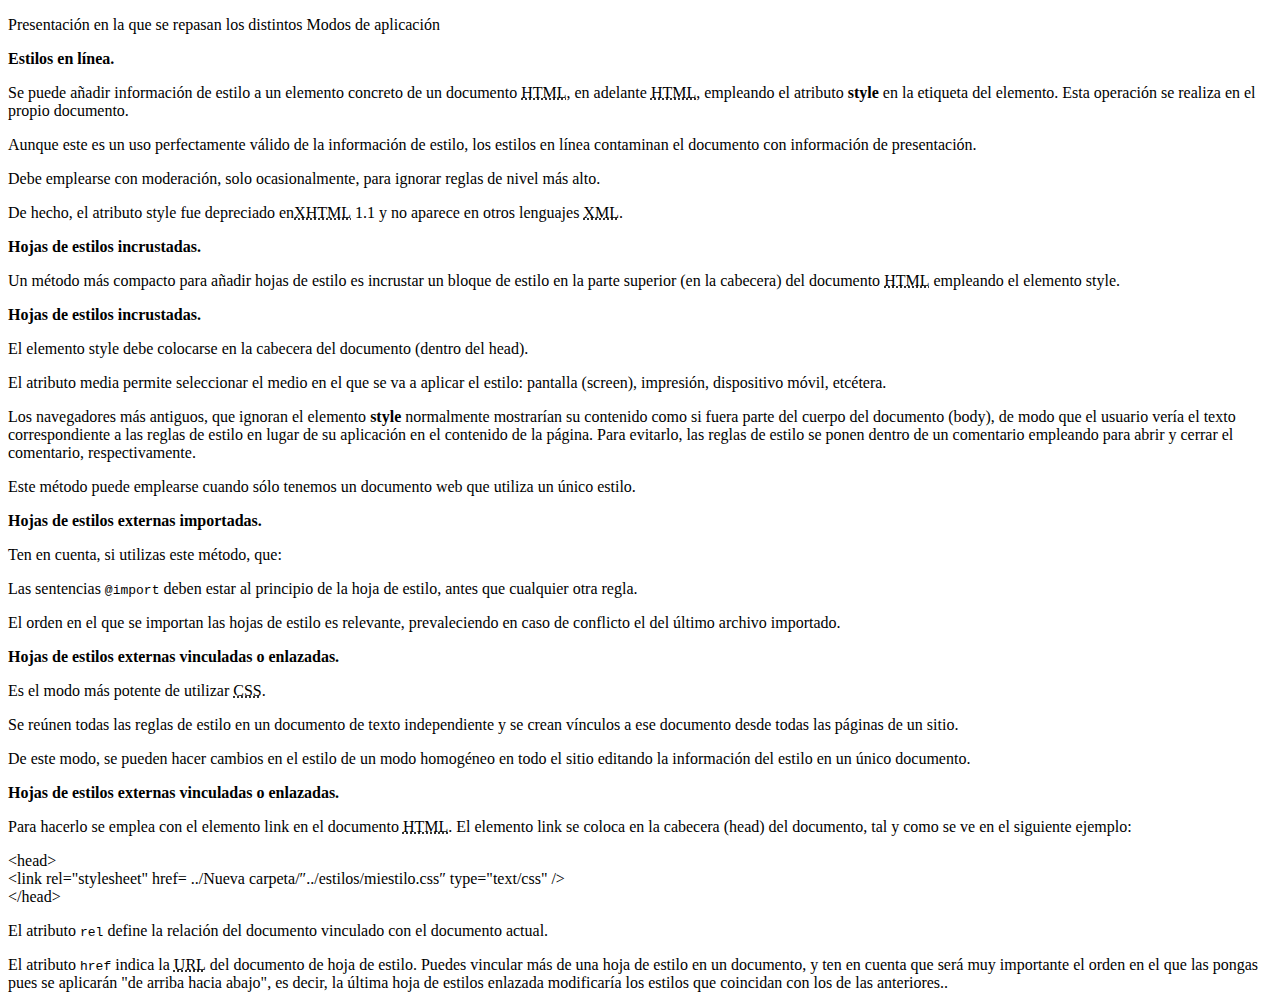
<file: teoria/UD2_Hojas_de_estilo_v1/DIW04_Descripcion_Presentacion_SintaxisPresentacion.1.html>
<?xml version="1.0" encoding="UTF-8"?>
<!DOCTYPE html PUBLIC "-//W3C//DTD XHTML 1.0 Transitional//EN" "http://www.w3.org/TR/xhtml1/DTD/xhtml1-transitional.dtd">
<!-- Cambiar el lenguaje por el lenguaje apropiado -->
<html lang="es" xml:lang="es" xmlns="http://www.w3.org/1999/xhtml">
  <head>
    <meta http-equiv="Content-type" content="text/html; charset=utf-8" />
    <style type="text/css">
	@import url(../Nueva carpeta/base.css);
	@import url(../Nueva carpeta/content.css);
    </style>
    
    <title>Resumen textual alternativo para la presentación "Modos de aplicación y la sintaxis de las reglas de sintaxis."</title>
  </head>
  <body>
	<p>Presentación en la que se repasan los distintos Modos de aplicación</p>
<p class="texto_centrado"><strong>Estilos en línea.</strong></p> 

<p>Se puede añadir información de estilo a un elemento concreto de un documento <acronym title=HyperText Markup Language" lang="en">HTML</acronym>, en adelante <acronym title=HyperText Markup Language" lang="en">HTML</acronym>,  empleando el atributo <strong><span lang="en">style</span></strong> en la etiqueta del elemento. Esta operación se realiza en el propio documento. </p>

<p>Aunque este es un uso perfectamente válido de la información de estilo, los estilos en línea contaminan el documento con información de presentación.</p>
 
 <p>Debe emplearse con moderación, solo ocasionalmente, para ignorar reglas de nivel más alto. </p>

<p>De hecho, el atributo <span lang="en">style</span> fue depreciado en<acronym title=eXtensible HyperText Markup Language" lang="en">XHTML</acronym> 1.1 y no aparece en otros lenguajes <acronym title=eXtensible Markup Language" lang="en">XML</acronym>. </p>
<p class="texto_centrado"><strong>Hojas de estilos incrustadas.</strong></p>

<p>Un método más compacto para añadir hojas de estilo es incrustar un bloque de estilo en la parte superior (en la cabecera) del documento <acronym title=HyperText Markup Language" lang="en">HTML</acronym> empleando el elemento <span lang="en">style</span>. 
</p>
<p class="texto_centrado"><strong>Hojas de estilos incrustadas.</strong></p> 

<p>El elemento style debe colocarse en la cabecera del documento (dentro del <span lang="en">head</span>).</p>

<p>El atributo media permite seleccionar el medio en el que se va a aplicar el estilo: pantalla (<span lang="en">screen</span>), impresión, dispositivo móvil, etcétera.</p>

<p>Los navegadores más antiguos, que ignoran el elemento <strong><span lang="en">style</span></strong> normalmente mostrarían su contenido como si fuera parte del cuerpo del documento (<span lang="en">body</span>), de modo que el usuario vería el texto correspondiente a las reglas de estilo en lugar de su aplicación en el contenido de la página. Para evitarlo, las reglas de estilo se ponen dentro de un comentario empleando <!-- y --> para abrir y cerrar el comentario, respectivamente.
</p>
<p>Este método puede emplearse cuando sólo tenemos un documento web que utiliza un único estilo.
</p>
<p class="texto_centrado"><strong>Hojas de estilos externas importadas.</strong> </p>

<p>Ten en cuenta, si utilizas este método, que:</p>

<p>Las sentencias <code>@import</code> deben estar al principio de la hoja de estilo, antes que cualquier otra regla.
</p>

<p>El orden en el que se importan las hojas de estilo es relevante, prevaleciendo en caso de conflicto el del último archivo importado.
</p>
<p class="texto_centrado"><strong>Hojas de estilos externas vinculadas o enlazadas.</strong> </p>

<p>Es el modo más potente de utilizar <acronym title=Cascading Style Sheets" lang="en">CSS</acronym>.</p>

<p>Se reúnen todas las reglas de estilo en un documento de texto independiente y se crean vínculos a ese documento desde todas las páginas de un sitio. 
</p>
<p>De este modo, se pueden hacer cambios en el estilo de un modo homogéneo en todo el sitio editando la información del estilo en un único documento. 
</p>
<p><strong>Hojas de estilos externas vinculadas o enlazadas. </strong></p>

<p>Para hacerlo se emplea con el elemento <span lang="en">link</span> en el documento <acronym title=HyperText Markup Language" lang="en">HTML</acronym>.
  
  El elemento <span lang="en">link</span> se coloca en la cabecera (<span lang="en">head</span>) del documento, tal y como se ve en el siguiente ejemplo:

</p>
<p>&lt;head&gt;<br />
&lt;link rel=&quot;stylesheet&quot; href= ../Nueva carpeta/″../estilos/miestilo.css″  type=&quot;text/css&quot; /&gt;<br />
&lt;/head&gt;<br />
</p>


<p>El atributo <code>rel</code> define la relación del documento vinculado con el documento actual.</p>

<p>El atributo <code>href</code> indica la  <acronym title=Uniforme Resource Locator" lang="en">URL</acronym> del documento de hoja de estilo. Puedes vincular más de una hoja de estilo en un documento, y ten en cuenta que será muy importante el orden en el que las pongas pues se aplicarán "de arriba hacia abajo", es decir, la última hoja de estilos enlazada modificaría los estilos que coincidan con los de las anteriores.. </p>

 
 
  </body>
</html>
</file>
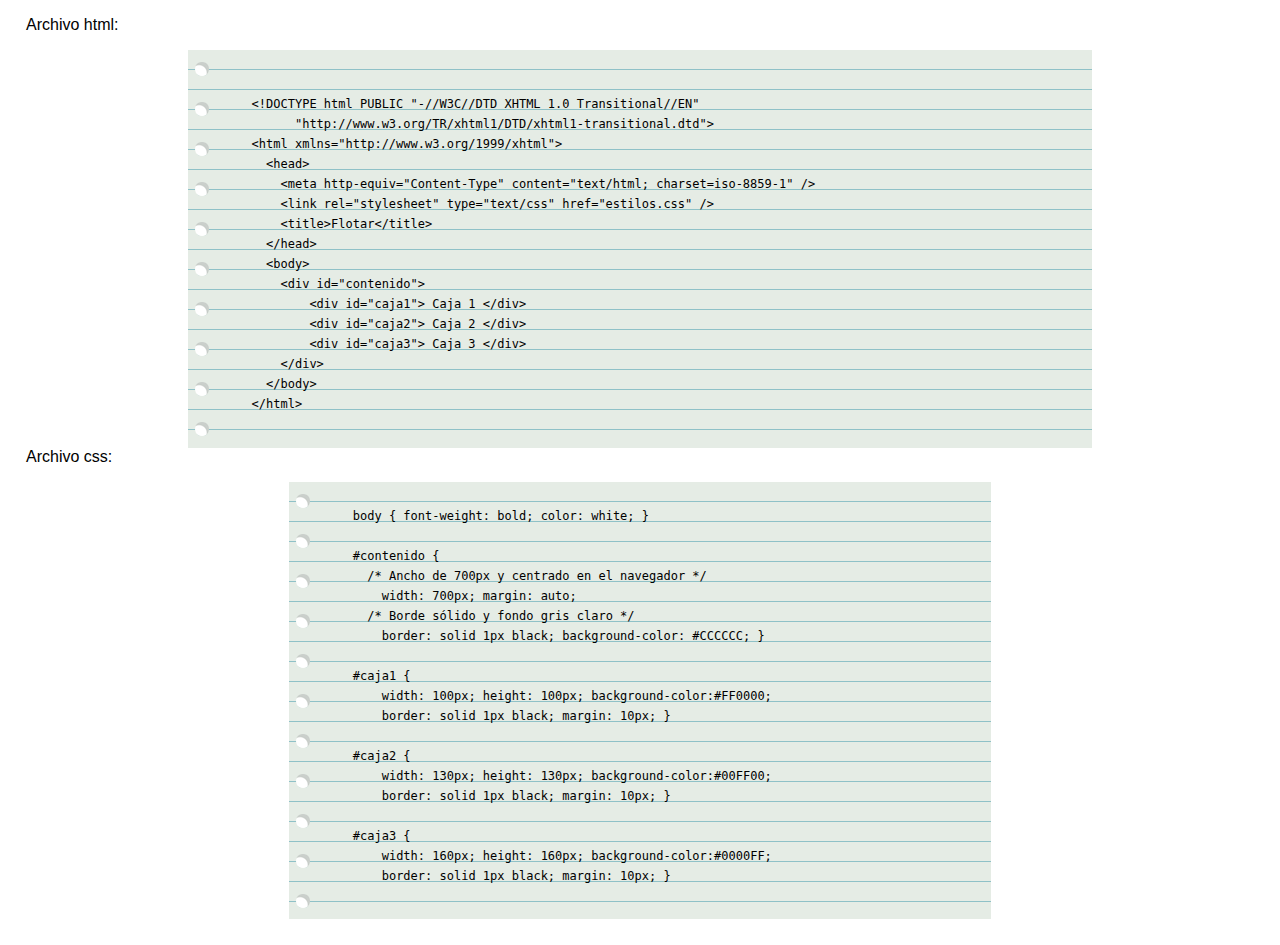
<file: teoria/UD2_Hojas_de_estilo_v1/DIW_Descripcion_Presentacion_Float.html>
<?xml version="1.0" encoding="UTF-8"?>
<!DOCTYPE html PUBLIC "-//W3C//DTD XHTML 1.0 Transitional//EN" "http://www.w3.org/TR/xhtml1/DTD/xhtml1-transitional.dtd">
<!-- Cambiar el lenguaje por el lenguaje apropiado -->
<html lang="es" xml:lang="es" xmlns="http://www.w3.org/1999/xhtml">
  <head>
    <meta http-equiv="Content-type" content="text/html; charset=utf-8" />
    <style type="text/css">
	@import url(base.css);
	@import url(content.css);
    </style>
   
    <title>Resumen textual alternativo para el presentación "Flotar".</title>
  </head>
  <body>
  <p>Archivo html:</p>
	<div class="codigo elemento_centrado" style="width: 50.55em">
<div class="texto_izquierda">
<pre>
<code> </code>
</pre>
<pre>
<code>&lt;!DOCTYPE html PUBLIC &quot;-//W3C//DTD XHTML 1.0 Transitional//EN&quot;</code>
</pre>
<pre>
<code>      &quot;http://www.w3.org/TR/xhtml1/DTD/xhtml1-transitional.dtd&quot;&gt;</code>
</pre>
<pre>
<code>&lt;html xmlns=&quot;http://www.w3.org/1999/xhtml&quot;&gt;</code>
</pre>
<pre>
<code>  &lt;head&gt;</code>
</pre>
<pre>
<code>    &lt;meta http-equiv=&quot;Content-Type&quot; content=&quot;text/html; charset=iso-8859-1&quot; /&gt;</code>
</pre>
<pre>
<code>    &lt;link rel=&quot;stylesheet&quot; type=&quot;text/css&quot; href=&quot;estilos.css&quot; /&gt;</code>
</pre>
<pre>
<code>    &lt;title&gt;Flotar&lt;/title&gt;</code>
</pre>
<pre>
<code>  &lt;/head&gt;</code>
</pre>
<pre>
<code>  &lt;body&gt;</code>
</pre>
<pre>
<code>    &lt;div id=&quot;contenido&quot;&gt;</code>
</pre>
<pre>
<code>        &lt;div id=&quot;caja1&quot;&gt; Caja 1 &lt;/div&gt;</code>
</pre>
<pre>
<code>        &lt;div id=&quot;caja2&quot;&gt; Caja 2 &lt;/div&gt;</code>
</pre>
<pre>
<code>        &lt;div id=&quot;caja3&quot;&gt; Caja 3 &lt;/div&gt;</code>
</pre>
<pre>
<code>    &lt;/div&gt;</code>
</pre>
<pre>
<code>  &lt;/body&gt;</code>
</pre>
<pre>
<code>&lt;/html&gt;</code>
</pre>
</div>
</div>

<p>Archivo css:</p>
<div class="codigo elemento_centrado" style="width: 37.9em">
<div class="texto_izquierda">
<pre>
<code>body { font-weight: bold; color: white; }</code>
</pre>
<pre>
<code></code>
</pre>
<pre>
<code>#contenido {</code>
</pre>
<pre>
<code>  /* Ancho de 700px y centrado en el navegador */</code>
</pre>
<pre>
<code>    width: 700px; margin: auto;</code>
</pre>
<pre>
<code>  /* Borde sólido y fondo gris claro */</code>
</pre>
<pre>
<code>    border: solid 1px black; background-color: #CCCCCC; }</code>
</pre>
<pre>
<code></code>
</pre>
<pre>
<code>#caja1 {</code>
</pre>
<pre>
<code>    width: 100px; height: 100px; background-color:#FF0000;</code>
</pre>
<pre>
<code>    border: solid 1px black; margin: 10px; }</code>
</pre>
<pre>
<code></code>
</pre>
<pre>
<code>#caja2 {</code>
</pre>
<pre>
<code>    width: 130px; height: 130px; background-color:#00FF00;</code>
</pre>
<pre>
<code>    border: solid 1px black; margin: 10px; }</code>
</pre>
<pre>
<code></code>
</pre>
<pre>
<code>#caja3 {</code>
</pre>
<pre>
<code>    width: 160px; height: 160px; background-color:#0000FF;</code>
</pre>
<pre>
<code>    border: solid 1px black; margin: 10px; }</code>
</pre>
</div>
</div>
 
  </body>
</html>
</file>
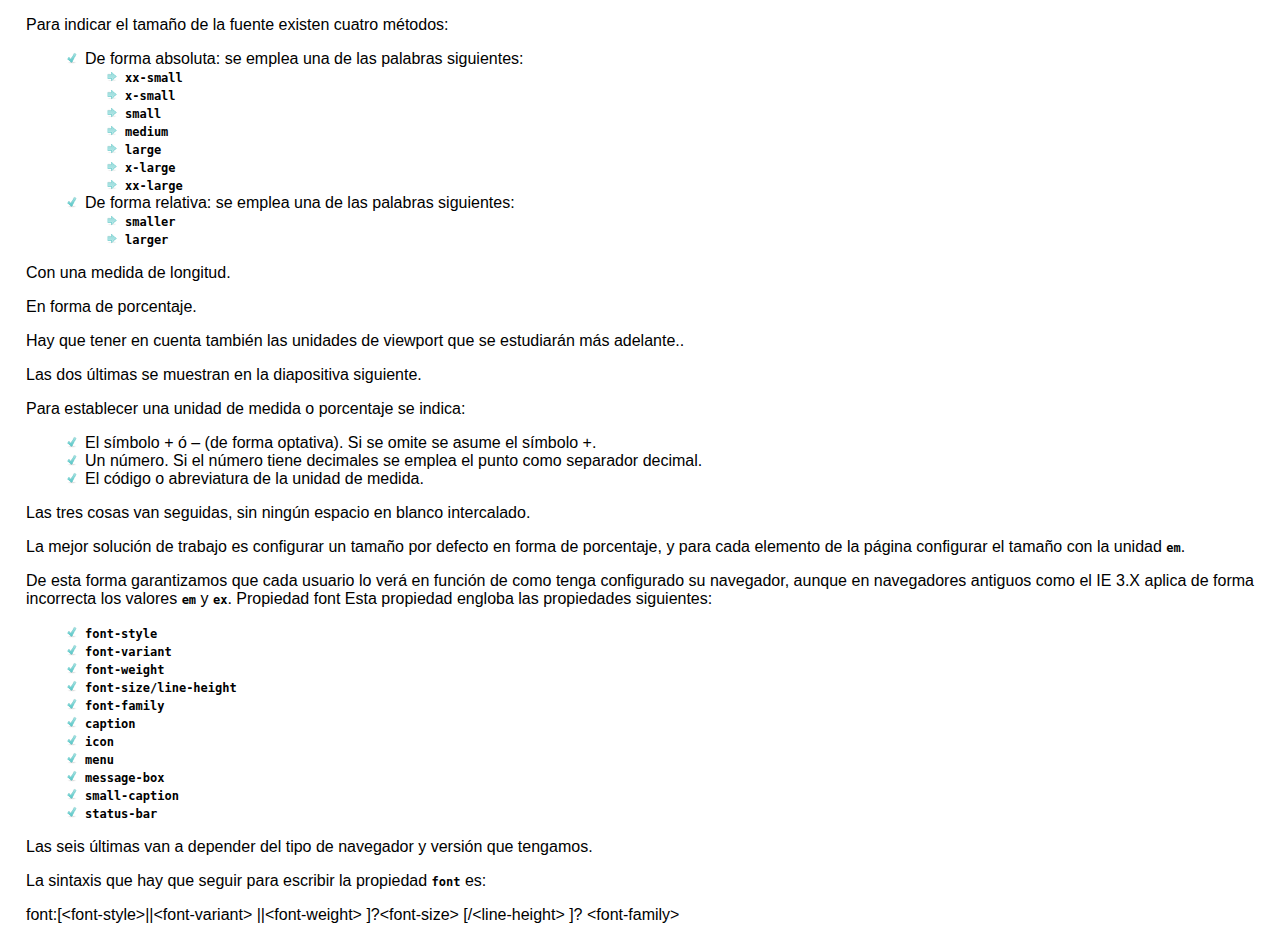
<file: teoria/UD2_Hojas_de_estilo_v1/DIW_Descripcion_Presentacion_Propiedades_Fuentes.html>
<?xml version="1.0" encoding="UTF-8"?>
<!DOCTYPE html PUBLIC "-//W3C//DTD XHTML 1.0 Transitional//EN" "http://www.w3.org/TR/xhtml1/DTD/xhtml1-transitional.dtd">
<html lang="es" xml:lang="es" xmlns="http://www.w3.org/1999/xhtml">
  <head>
    <meta http-equiv="Content-type" content="text/html; charset=utf-8" />
    <style type="text/css">
	@import url(base.css);
	@import url(content.css);
    </style>
    <title>Resumen textual alternativo para la presentación "ejemplos de las propiedades de fuentes y explicación de las unidades de medida".</title>
  </head>
  <body>
	
<p>Para indicar el tamaño de la fuente existen cuatro métodos:</p>
<ul class="lista_verificacion">

<li>De forma absoluta: se emplea una de las palabras siguientes:
  <ul>
    <li><code>xx-small</code></li>
    <li><code>x-small</code></li>
    <li><code>small</code></li>
    <li><code>medium</code></li>
    <li><code>large</code></li>
    <li><code>x-large</code></li>
    <li><code>xx-large</code></li>
  </ul>
</li>

<li>De forma relativa: se emplea una de las palabras siguientes:
  <ul>
    <li><code>smaller</code></li>
    <li><code>larger</code></li>
  </ul>
</li>

</ul>
<p>Con una medida de longitud.</p>
<p>En forma de porcentaje.</p>
<p>Hay que tener en cuenta también las unidades de viewport que se estudiarán más adelante..</p>


<p>Las dos últimas se muestran en la diapositiva siguiente.</p>
<p>Para establecer una unidad de medida o porcentaje se indica:</p>
<ul class="lista_verificacion">
<li>El símbolo + ó – (de forma optativa). Si se omite se asume el símbolo +.</li>
<li>Un número. Si el número tiene decimales se emplea el punto como separador decimal.</li>
<li>El código o abreviatura de la unidad de medida. </li>
</ul>

<p>Las tres cosas van seguidas, sin ningún espacio en blanco intercalado.</p>


<p>La mejor solución de trabajo es configurar un tamaño por defecto en forma de porcentaje, y para cada elemento de la página configurar el tamaño con la unidad <code>em</code>.</p>

De esta forma garantizamos que cada usuario lo verá en función de como tenga configurado su navegador, aunque en navegadores antiguos como el IE 3.X aplica de forma incorrecta los valores <code>em</code> y <code>ex</code>.

Propiedad font
Esta propiedad engloba las propiedades siguientes: 
<ul class="lista_verificacion">
<li><code>font-style</code></li>
<li><code>font-variant</code></li>
<li><code>font-weight</code></li>
<li><code>font-size/line-height</code></li>
<li><code>font-family</code></li>
<li><code>caption</code></li>
<li><code>icon</code></li>
<li><code>menu</code></li>
<li><code>message-box</code></li>
<li><code>small-caption</code></li>
<li><code>status-bar</code>	</li>
</ul>
	
	<p>Las seis últimas van a depender del tipo de navegador y versión que tengamos.</p>

  <p>La sintaxis que hay que seguir para escribir la propiedad <code>font</code> es:</p>
	
font:[&lt;font-style&gt;||&lt;font-variant&gt;
 ||&lt;font-weight&gt;
 ]?&lt;font-size&gt;
 [/&lt;line-height&gt;
 ]?

  &lt;font-family&gt;
  </body>
</html>
</file>
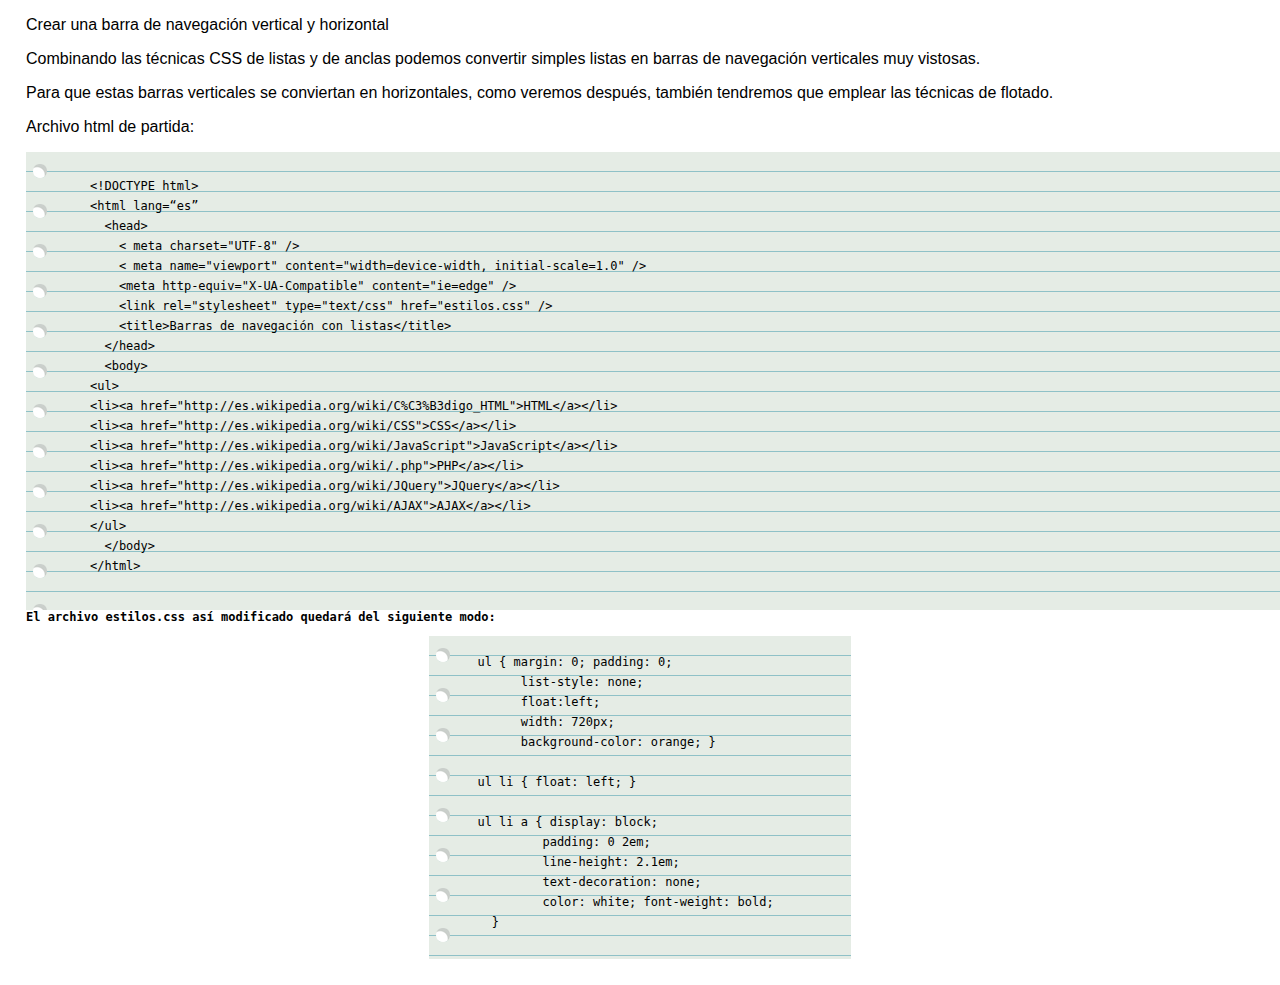
<file: teoria/UD2_Hojas_de_estilo_v1/DIW_Descripcion_PresentacionListas_1920.html>
﻿<?xml version="1.0" encoding="UTF-8"?>
<!DOCTYPE html PUBLIC "-//W3C//DTD XHTML 1.0 Transitional//EN" "http://www.w3.org/TR/xhtml1/DTD/xhtml1-transitional.dtd">

<html lang="es" xml:lang="es" xmlns="http://www.w3.org/1999/xhtml">
  <head>
    <meta http-equiv="Content-type" content="text/html; charset=utf-8" />
    <style type="text/css">
	@import url(base.css);
	@import url(content.css);
    </style>
   
    <title>Resumen textual alternativo para la presentación "Conversión de una lista en un menú de navegación".</title>
  </head>
  <body>
	<p>Crear una barra de navegación vertical y horizontal</p>

<p>Combinando las técnicas CSS de listas y de anclas podemos convertir simples listas en barras de navegación verticales muy vistosas. </p>
<p>
Para que estas barras verticales se conviertan en horizontales, como veremos después, también tendremos que emplear las técnicas de flotado.</p>

<p>Archivo html de partida:</p>

<div class="codigo elemento_centrado" style="width: 74.2em">
<div class="texto_izquierda">
<pre>
<code>&lt;!DOCTYPE html>
</pre>
<pre>
<code>&lt;html lang=“es” </code>
</pre>
<pre>
<code>  &lt;head&gt;</code>
</pre>
<pre>
<code>    &lt; meta charset="UTF-8" /&gt;</code>
</pre>
<pre>
<code>    &lt; meta name="viewport" content="width=device-width, initial-scale=1.0" /&gt;</code>
</pre>
<pre>
<code>    &lt;meta http-equiv="X-UA-Compatible" content="ie=edge" /&gt;</code>
</pre>
<pre>
<code>    &lt;link rel=&quot;stylesheet&quot; type=&quot;text/css&quot; href=&quot;estilos.css&quot; /&gt;</code>
</pre>
<pre>
<code>    &lt;title&gt;Barras de navegación con listas&lt;/title&gt;</code>
</pre>
<pre>
<code>  &lt;/head&gt;</code>
</pre>
<pre>
<code>  &lt;body&gt;</code>
</pre>
<pre>
<code>&lt;ul&gt;</code>
</pre>
<pre>
<code>&lt;li&gt;&lt;a href=&quot;http://es.wikipedia.org/wiki/C%C3%B3digo_HTML&quot;&gt;HTML&lt;/a&gt;&lt;/li&gt;</code>
</pre>
<pre>
<code>&lt;li&gt;&lt;a href=&quot;http://es.wikipedia.org/wiki/CSS&quot;&gt;CSS&lt;/a&gt;&lt;/li&gt;</code>
</pre>
<pre>
<code>&lt;li&gt;&lt;a href=&quot;http://es.wikipedia.org/wiki/JavaScript&quot;&gt;JavaScript&lt;/a&gt;&lt;/li&gt;</code>
</pre>
<pre>
<code>&lt;li&gt;&lt;a href=&quot;http://es.wikipedia.org/wiki/.php&quot;&gt;PHP&lt;/a&gt;&lt;/li&gt;</code>
</pre>
<pre>
<code>&lt;li&gt;&lt;a href=&quot;http://es.wikipedia.org/wiki/JQuery&quot;&gt;JQuery&lt;/a&gt;&lt;/li&gt;</code>
</pre>
<pre>
<code>&lt;li&gt;&lt;a href=&quot;http://es.wikipedia.org/wiki/AJAX&quot;&gt;AJAX&lt;/a&gt;&lt;/li&gt;</code>
</pre>
<pre>
<code>&lt;/ul&gt;</code>
</pre>
<pre>
<code>  &lt;/body&gt;</code>
</pre>
<pre>
<code>&lt;/html&gt;</code>
</pre>
</div>
</div>

<p>El archivo estilos.css así modificado quedará del siguiente modo:</p>
<div class="codigo elemento_centrado" style="width: 29.1em">
<div class="texto_izquierda">
<pre>
<code>ul { margin: 0; padding: 0; </code>
</pre>
<pre>
<code>      list-style: none; </code>
</pre>
<pre>
<code>      float:left;</code>
</pre>
<pre>
<code>      width: 720px; </code>
</pre>
<pre>
<code>      background-color: orange; } </code>
</pre>
<pre>
<code></code>
</pre>
<pre>
<code>ul li { float: left; } </code>
</pre>
<pre>
<code></code>
</pre>
<pre>
<code>ul li a { display: block; </code>
</pre>
<pre>
<code>         padding: 0 2em; </code>
</pre>
<pre>
<code>         line-height: 2.1em; </code>
</pre>
<pre>
<code>         text-decoration: none; </code>
</pre>
<pre>
<code>         color: white; font-weight: bold; </code>
</pre>
<pre>
<code>  } </code>
</pre>
</div>
</div>

  </body>
</html>
</file>
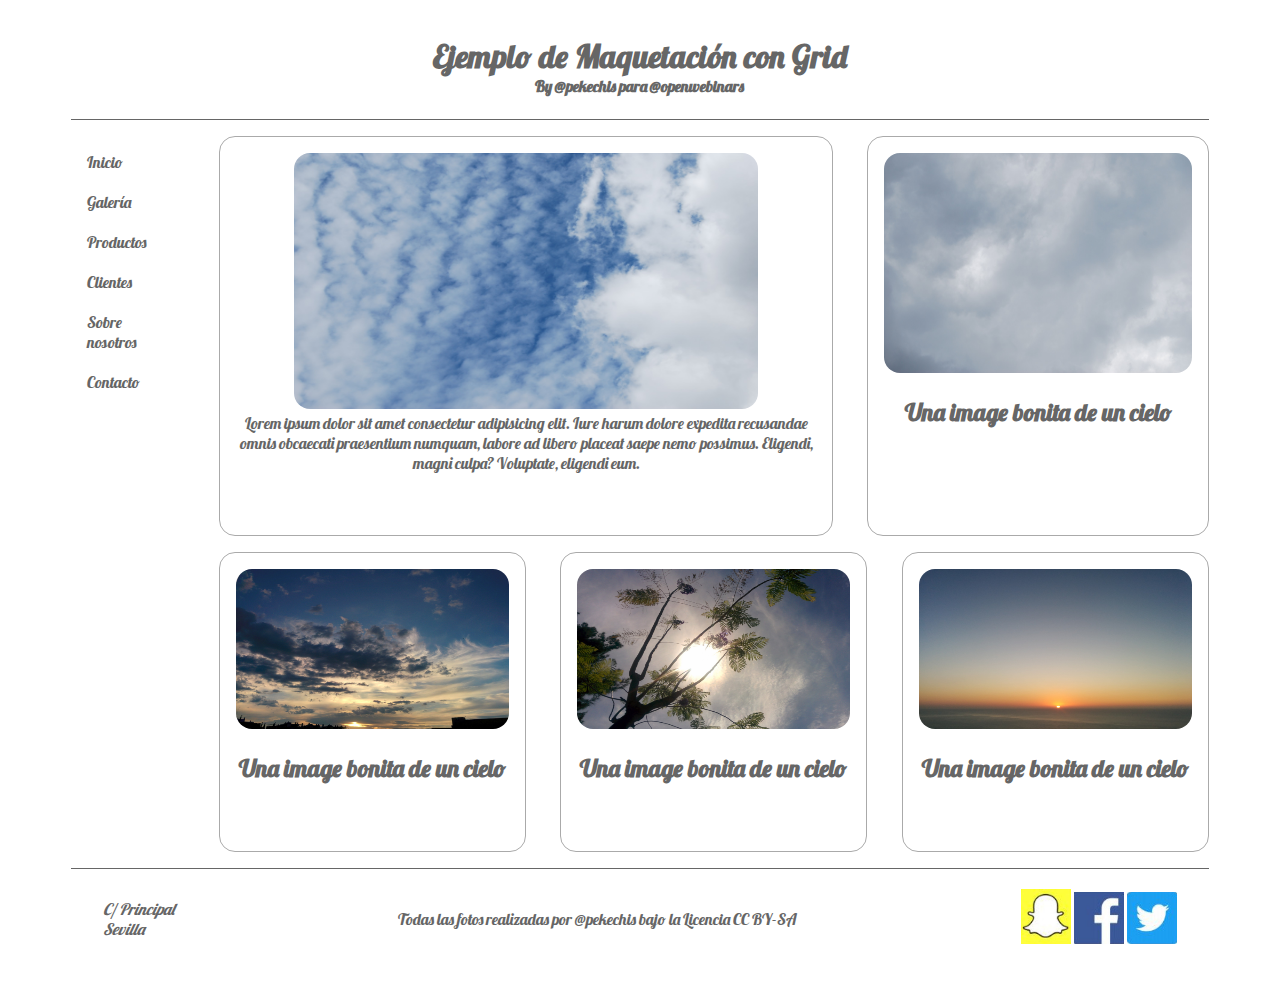
<file: teoria/Ejercicio_Práctico_Grid_Open/Ejercicio_Práctico_Grid_Open/ejercicio.html>
<!DOCTYPE html>
<html lang="en">
  <head>
    <meta charset="UTF-8" />
    <meta name="viewport" content="width=device-width, initial-scale=1.0" />
    <meta http-equiv="X-UA-Compatible" content="ie=edge" />
    <title>Ejercicio Práctico GRID</title>

    <link rel="stylesheet" type="text/css" href="css/estilos.css" />
    <link
      href="https://fonts.googleapis.com/css?family=Lobster"
      rel="stylesheet"
    />
  </head>
  <body>
    <div class="container">
      <header>
        <h1>Ejemplo de Maquetación con Grid</h1>
        <h4>By @pekechis para @openwebinars</h4>
      </header>
      <nav>
        <div>Inicio</div>
        <div>Galería</div>
        <div>Productos</div>
        <div>Clientes</div>
        <div>Sobre nosotros</div>
        <div>Contacto</div>
      </nav>
      <main>
        <img src="img/img1.jpg" />
        <p>
          Lorem ipsum dolor sit amet consectetur adipisicing elit. Iure harum
          dolore expedita recusandae omnis obcaecati praesentium numquam, labore
          ad libero placeat saepe nemo possimus. Eligendi, magni culpa?
          Voluptate, eligendi eum.
        </p>
      </main>

      <article>
        <img src="img/img2.jpg" />
        <h2>Una image bonita de un cielo</h2>
      </article>
      <article>
        <img src="img/img3.jpg" />
        <h2>Una image bonita de un cielo</h2>
      </article>
      <article>
        <img src="img/img4.jpg" />
        <h2>Una image bonita de un cielo</h2>
      </article>
      <article>
        <img src="img/img5.jpg" />
        <h2>Una image bonita de un cielo</h2>
      </article>
      <footer>
        <address>
          <p>C/ Principal</p>
          <p>Sevilla</p>
        </address>
        <div class="copyright">
          Todas las fotos realizadas por @pekechis bajo la Licencia CC BY-SA
        </div>
        <div class="social">
          <img src="img/snapchat.jpg" /> <img src="img/facebook.jpg" />
          <img src="img/twitter.jpg" />
        </div>
      </footer>
    </div>
  </body>
</html>
</file>
<file: Proyecto3/style.css>
/* Importar las fuentes, una de forma local y la otra por URL */
@import url('https://fonts.googleapis.com/css2?family=Fira+Sans:ital,wght@0,100;0,200;0,300;0,400;0,500;0,600;0,700;0,800;0,900;1,100;1,200;1,300;1,400;1,500;1,600;1,700;1,800;1,900&display=swap');

@font-face {
    font-family: 'Oswald';
    src: url('oswaldFont/Oswald-Medium.ttf') format('truetype');
    font-weight: normal;
    font-style: normal;
}

/* Variables */
:root{
    --color-Principal:#8BC34A;
    --color-Secundario: #424242;
    --color-Precio: #883cae;
    --color-Cards: rgb(243, 239, 231);
    --color-Picante: #e45654;
    --color-Proteinas: #d8c51c;
    font-size: 1.1rem;
    font-family: "Fira Sans", sans-serif;
}

/* Global*/
* {
    margin: 0;
}

/* Fuentes */
h1,h2,a,label {
    font-family: "Oswald";
}
h3 {
    font-size: 1.15rem;
}

.fira-Sans {
    font-family: "Fira Sans", sans-serif;
    font-weight: 400;
    font-style: normal;
    letter-spacing: 0.25em;
}

.oswald {
    font-family: "Oswald";
    font-weight: 500;
    letter-spacing: 3px;
}

/* Cabecera */
header {
    background-color: var(--color-Secundario);
    color: white;
    display: flex;
    justify-content: space-between;
    align-items: center;
    margin: 0px;
}

header>div {
    margin: 10px;
}

header>div.login {
    display: flex;
}

header a {
    margin: 0;
}

header>div.zona-Logo {
    font-size: large;
    display: flex;
    align-items: center;
}

.logo-Empresa {
    border-radius: 5px;
    width: 100%;
    max-width: 200px;
    margin: 7px;
}
.nombreEmpresa {
    font-size: xx-large;
    margin-left: 10px;
    text-decoration: underline;
}

header input[type="submit"] {
    background-color: var(--color-Principal);
    color: var(--color-Secundario);
    transition: background-color 0.5s;
    font-family: "Oswald";
    padding-top: 5px;
    padding-bottom: 8px;
    padding-left: 10px;
    padding-right: 10px;
    border-radius: 5px;
    border: none;
}

header input[type="submit"]:hover {
    background-color: whitesmoke;
}

header form {
    display: flex;
}
.form-Group {
    display: flex;
    justify-content: space-between;
    gap: 10px;
}
.form-Group_align-bottom {
    height: 100%;
    flex-direction: column;
    justify-content: flex-end;
    margin-left: 5px;
}
#botonMovilLogin {
    display: none;
}

/* Zona de Navegación */
nav {
    background-color: var(--color-Principal);
    height: minmax(2.1em,auto);
    position: sticky;
    top: 0;
    z-index: 1000;
    font-size: 20px;
    letter-spacing: 1px;
    display: flex;
    justify-content: space-around;
    align-items: center;
}

nav a {
    text-decoration: none;
    color: var(--color-Secundario);
    transition: all 0.3s;
    padding: 5px;
    width: 33.33%;
    text-align: center;
}

nav a:hover {
    color: var(--color-Principal);
    background: var(--color-Secundario);
    background: linear-gradient(90deg, var(--color-Principal) 0%,
                var(--color-Secundario) 35%, var(--color-Secundario) 65%,
                var(--color-Principal) 100%);
}

/* Body */
main {
    display: flex;
    flex-direction: column;
    align-items: center;

    padding: 20px;
}
body {
    display: flex;
    flex-direction: column;
}

/* Seccion otra*/
section {
    display: flex;
    flex-direction: column;
    align-items: center;

    padding: 15px;
}

/* Seccion de Productos en promocion*/
.promocion {
    display: flex;
    flex-direction: row;
    flex-wrap: wrap;
    justify-content: space-between;
    

    border-radius: 15px;
    overflow: hidden;
    height: auto;
    max-height: 400px;
    max-width: 1000px;

    /* Color de fondo*/
    background-color: var(--color-Cards);
    border: 1px solid var(--color-Cards);

    /* Sombra */
    box-shadow: 0 4px 8px 0 rgba(0, 0, 0, 0.2);
    transition: 0.3s;
}
/*  */
.promocion label{
    height: 100%;
    width: 49%;
}
.promocion label div {
    border-radius: 10px;
    background-color: var(--color-Precio);
    vertical-align: middle;
}
.precioPromocion {
    color: azure;
}
.promocion img{
  width:55%
  }
.promocion>div {
    padding: 15px;
    width: 45%;
    border-left: 3px dashed var(--color-Principal);
    box-sizing: border-box; 
}

/* Texto a la derecha de la imagen*/
.promocion div p {
    margin-top: 10px;
}
.promocion div>a {
    font-size: large;
    font-weight: bold;
}
.tituloProductoPromocion:hover {
    text-decoration: underline;
    color: var(--color-Principal);
}

/* Seccion de Productos Destacados */
.productos-Destacados {
    display: grid;
    justify-content: center;
    grid-template-columns: repeat(3,30%);
    grid-auto-rows: minmax(min-content, 1000px);
    gap: 20px 20px;
    
    padding: 15px;
}

.card {
    border-radius: 15px;
    overflow: hidden;
    height: auto !important;

    background-color: var(--color-Cards);
    border: 1px solid var(--color-Cards);

    /* Sombra */
    box-shadow: 0 4px 8px 0 rgba(0, 0, 0, 0.2);
    transition: 0.3s;
}
.card:hover {
    box-shadow: 0 8px 16px 0 rgba(0, 0, 0, 0.2);
}

.productos-Destacados .card:nth-child(odd) {
    box-shadow: 0 4px 8px 0 var(--color-Principal, 0.2);
}
.productos-Destacados .card:nth-child(odd):hover {
    box-shadow: 0 8px 16px 0 var(--color-Principal, 0.2);
}

.card>img {
    width: 100%;
    height: 50%;
    object-fit: cover;
    box-shadow: 0 1px 15px 0 rgba(0, 0, 0, 0.2);
}

.card ul {
    margin-top: 5px;
}
li span {
    text-decoration: underline;
}

.infoProducto {
    padding: 20px;
    height: 40%;

    display: flex;
    flex-direction: column;
}
.infoProducto h3,.infoProducto p {
    margin:0;
}
.infoProducto p {
    margin-top: 15px;
    font-size: normal;
}
.precioIcono {
    display: flex;
    flex-direction: row;
    justify-content: space-between;
    align-items: center;

    margin-top: auto;
}
.precio {
    color: var(--color-Precio);
    font-weight: 600;
}

/* Iconos de productos*/
.iconoCards {
    border-radius: 15px;
    padding: 8px;
    padding-left: 10px;
    padding-right: 10px;

    font-weight: bold;
    color: black;
}
.iconoVegano {
    background-color: var(--color-Principal);
}
.iconoPicante {
    background-color: var(--color-Picante);
}
.iconoProteinas {
    background-color: var(--color-Proteinas);
}

/* Zona Informativa */
.zonaInformativa {
    display: flex;
    flex-direction: row;
    flex-wrap: wrap;
    

    border-radius: 15px;
    overflow: hidden;
    height: auto;
    max-height: 800px;
    max-width: 1500px;

    /* Color de fondo*/
    background-color: var(--color-Cards);
    border: 1px solid var(--color-Cards);

    /* Sombra */
    box-shadow: 0 4px 8px 0 rgba(0, 0, 0, 0.2);
    transition: 0.3s;
}
.tablaProductos {
    border-radius: 15px;
    border: 2px solid var(--color-Secundario);
    overflow: hidden;
}
table {
    border-collapse: collapse;
    max-width: calc(100vw - 10px);
}
tr,td,th {    
    padding: 10px;
}
th {
    text-align: center;
    background-color: var(--color-Secundario);
    color: azure;
}
tr:nth-child(even) {
    background-color: var(--color-Principal);
}
td {
    text-align: center;
}
td:first-child {
    text-align: left;
}

.politicasEcologicas {
    display: grid;
    grid-template-columns: repeat(2,auto);
    grid-auto-rows: auto;

    width: 46%;
    margin-left: 15px;
}
.tituloEcologico {
    grid-column-start: 1;
    grid-column-end: 3;
    grid-row-start: 1;
    grid-row-end: 2;
    
    text-align: center;
}
.tituloEcologico>p {
    font-size: x-large;
    font-weight: bold;
    text-decoration: underline;

    margin-bottom: 10px;
}
.textoEcologico {
    grid-column-start: 1;
    grid-column-end: 2;
    grid-row-start: 2;
    grid-row-end: 3;
}
.listaMedidas {
    grid-column-start: 2;
    grid-column-end: 3;
    grid-row-start: 2;
    grid-row-end: 3;
}

/* Footer */
footer {
    background-color: var(--color-Secundario);
    padding: 20px;
    color: azure;
    display: flex;
    flex-direction: column;
}
footer img {
    max-width: 15px;
}
.derechosAutor {
    margin-top: 15px;
    text-align: center;
}


/*//////////////////////////////////////////////////
//////////    Responsividad     ////////////////////
//////////////////////////////////////////////////*/
@media screen and (max-width: 1538px) {
    .politicasEcologicas {
        width: auto;
    }
}
@media screen and (max-width: 992px){
    .productos-Destacados {
        grid-template-columns: repeat(2,auto);
    }
}
@media screen and (max-width: 731px){
    .promocion>div>a {
        font-size: small;
    }
    .promocion>div>p {
        font-size: small;
    }
}
@media screen and (max-width: 576px){
    /* Header */
    .nombreEmpresa {
        font-size: x-large;
    }
    #formularioPc {
        display: none;
    }
    #botonMovilLogin {
        display: flex;
    }

    /* Nav */
    nav {
        font-size: 15px;
    }
    
    /* Main */
    .productos-Destacados {
        grid-template-columns: auto;
    }

    #tabla {
        display: none;
    }
    .zonaInformativa {
        flex-direction: column;
    }
    .politicasEcologicas {
        display: flex;
        flex-direction: column;
        width: 90%;
        margin-left: 5px;
    }
    .tituloEcologico {
        text-align: left;
    }
}
</file>
<file: Proyecto3/styleEntrega3.css>
:root{
    --color-Form: rgb(243, 239, 231);
    --color-FormBorde: rgb(235, 220, 190);
}

*:focus {
    border: red 2px dashed;
}

#logo-link {
    text-decoration: none;
}

.solicitudInfo {
    background-color: var(--color-Form);
    padding: 15px;
    border-radius: 10px;
    border: 2px var(--color-FormBorde) solid;
}
.solicitudInfo form {
    display: flex;
    flex-direction: column;
    gap: 10px;
}

.solicitudInfo form .subcategorias {
    display: flex;
    flex-direction: column;
    padding-left: 15px;
}

.enlaceAccesibilidad {
    color: azure;
}

.wcag {
    max-width: 100px;
}
.ejercicio4 {
    display: flex;
    flex-direction: column;
    gap: 20px;
}
</file>
<file: Proyecto2/font_Styles.css>
/* Importar las fuentes, una de forma local y la otra por URL */
@import url('https://fonts.googleapis.com/css2?family=Fira+Sans:ital,wght@0,100;0,200;0,300;0,400;0,500;0,600;0,700;0,800;0,900;1,100;1,200;1,300;1,400;1,500;1,600;1,700;1,800;1,900&display=swap');
@font-face {
    font-family: 'Oswald';
    src: url('oswaldFont/Oswald-Medium.ttf') format('truetype');
    font-weight: normal;
    font-style: normal;
}

/* Fuentes */
p{
    font-size: 1.1rem;
}
p.fira_Sans{
    font-family: "Fira Sans", sans-serif;
    font-weight: 400;
    font-style: normal;
    letter-spacing: 0.25em;
}
p.oswald{
    font-family: "Oswald";
    font-weight: 500;
    letter-spacing: 3px;
}
p.fira_Sans>span{
    color: #ff7f16;
    text-shadow: 2px 2px 4px #d16913;
}
p.oswald>span{
    color: blue;
    text-shadow: 2px 1px 5px rgb(1, 1, 207);
}
</file>
<file: Proyecto2/style.css>
/* Importar las fuentes, una de forma local y la otra por URL */
@import url('https://fonts.googleapis.com/css2?family=Fira+Sans:ital,wght@0,100;0,200;0,300;0,400;0,500;0,600;0,700;0,800;0,900;1,100;1,200;1,300;1,400;1,500;1,600;1,700;1,800;1,900&display=swap');

@font-face {
    font-family: 'Oswald';
    src: url('oswaldFont/Oswald-Medium.ttf') format('truetype');
    font-weight: normal;
    font-style: normal;
}

/* Variables */
:root{
    --color-Principal:#8BC34A;
    --color-Secundario: #424242;
    --color-Precio: #883cae;
    --color-Cards: rgb(243, 239, 231);
    --color-Picante: #E53935;
    --color-Proteinas: #d8c51c;
    /*
    morado rgb(62, 2, 110)
    rojo tomate #E53935
    naranja #FF9800
    verde lima #8BC34A
    gris oscuro #424242
    amarillo maiz #FFEB3B
    */
    font-size: 1.1rem;
    font-family: "Fira Sans", sans-serif;
}

/* Global*/
* {
    margin: 0;
}

/* Fuentes */
h1,h2,a,label {
    font-family: "Oswald";
}
h3 {
    font-size: 1.15rem;
}

.fira-Sans {
    font-family: "Fira Sans", sans-serif;
    font-weight: 400;
    font-style: normal;
    letter-spacing: 0.25em;
}

.oswald {
    font-family: "Oswald";
    font-weight: 500;
    letter-spacing: 3px;
}

/* Cabecera */
header {
    background-color: var(--color-Secundario);
    color: white;
    display: flex;
    justify-content: space-between;
    align-items: center;
    margin: 0px;
}

header>div {
    margin: 10px;
}

header>div.login {
    display: flex;
}

header>div.zona-Logo {
    font-size: large;
    display: flex;
    align-items: center;
}

.logo-Empresa {
    border-radius: 5px;
    width: 35%;
    max-width: 200px;
    margin: 7px;
}
.nombreEmpresa {
    font-size: xx-large;
    margin-left: 10px;
    text-decoration: underline;
}

header input[type="submit"] {
    background-color: var(--color-Principal);
    color: var(--color-Secundario);
    transition: background-color 0.5s;
    font-family: "Oswald";
    padding-top: 5px;
    padding-bottom: 8px;
    padding-left: 10px;
    padding-right: 10px;
    border-radius: 5px;
    border: none;
}

header input[type="submit"]:hover {
    background-color: whitesmoke;
}

header form {
    display: flex;
}
.form-Group {
    display: flex;
    justify-content: space-between;
    gap: 10px;
}
.form-Group_align-bottom {
    height: 100%;
    flex-direction: column;
    justify-content: flex-end;
    margin-left: 5px;
}
#botonMovilLogin {
    display: none;
}

/* Zona de Navegación */
nav {
    background-color: var(--color-Principal);
    height: minmax(2.1em,auto);
    position: sticky;
    top: 0;
    z-index: 1000;
    font-size: 20px;
    letter-spacing: 1px;
    display: flex;
    justify-content: space-around;
    align-items: center;
}

nav>a {
    text-decoration: none;
    color: var(--color-Secundario);
    transition: all 0.3s;
    padding: 5px;
    width: 33.33%;
    text-align: center;
}

nav>a:hover {
    color: var(--color-Principal);
    background: var(--color-Secundario);
    background: linear-gradient(90deg, var(--color-Principal) 0%,
                var(--color-Secundario) 35%, var(--color-Secundario) 65%,
                var(--color-Principal) 100%);
}

/* Body */
main {
    display: flex;
    flex-direction: column;
    align-items: center;

    padding: 20px;
}

/* Seccion otra*/
section {
    display: flex;
    flex-direction: column;
    align-items: center;

    padding: 15px;
}

/* Seccion de Productos en promocion*/
.promocion {
    display: flex;
    flex-direction: row;
    flex-wrap: wrap;
    

    border-radius: 15px;
    overflow: hidden;
    height: auto;
    max-height: 400px;
    max-width: 1000px;

    /* Color de fondo*/
    background-color: var(--color-Cards);
    border: 1px solid var(--color-Cards);

    /* Sombra */
    box-shadow: 0 4px 8px 0 rgba(0, 0, 0, 0.2);
    transition: 0.3s;
}
/*  */
.promocion label{
    height: 100%;
    width: 49%;
}
.promocion label div {
    border-radius: 10px;
    background-color: var(--color-Precio);
    vertical-align: middle;
}
.precioPromocion {
    color: azure;
}
.promocion img{
  width:100%
  }
.promocion>div {
    padding: 15px;
    width: 45%;
    border-left: 3px dashed var(--color-Principal);
    box-sizing: border-box; 
}

/* imagen on click */
input[type="checkbox"] {
  display: none;
}
input[type="checkbox"] ~ .back,input[type="checkbox"]:checked ~ .front{
  display:none;
}
input[type="checkbox"] ~ .front,input[type="checkbox"]:checked ~ .back{
  display:block;
}

/* Texto a la derecha de la imagen*/
.promocion div p {
    margin-top: 10px;
}
.promocion div>a {
    font-size: large;
    font-weight: bold;
}
.tituloProductoPromocion:hover {
    text-decoration: underline;
    color: var(--color-Principal);
}

/* Seccion de Productos Destacados */
.productos-Destacados {
    display: grid;
    justify-content: center;
    grid-template-columns: repeat(3,30%);
    grid-auto-rows: minmax(min-content, 1000px);
    gap: 20px 20px;
    
    padding: 15px;
}

.card {
    border-radius: 15px;
    overflow: hidden;
    height: auto !important;

    background-color: var(--color-Cards);
    border: 1px solid var(--color-Cards);

    /* Sombra */
    box-shadow: 0 4px 8px 0 rgba(0, 0, 0, 0.2);
    transition: 0.3s;
}
.card:hover {
    box-shadow: 0 8px 16px 0 rgba(0, 0, 0, 0.2);
}

.productos-Destacados .card:nth-child(odd) {
    box-shadow: 0 4px 8px 0 var(--color-Principal, 0.2);
}
.productos-Destacados .card:nth-child(odd):hover {
    box-shadow: 0 8px 16px 0 var(--color-Principal, 0.2);
}

.card>img {
    width: 100%;
    height: 50%;
    object-fit: cover;
    box-shadow: 0 1px 15px 0 rgba(0, 0, 0, 0.2);
}

.card ul {
    margin-top: 5px;
}
li span {
    text-decoration: underline;
}

.infoProducto {
    padding: 20px;
    height: 40%;

    display: flex;
    flex-direction: column;
}
.infoProducto h3,.infoProducto p {
    margin:0;
}
.infoProducto p {
    margin-top: 15px;
    font-size: normal;
}
.precioIcono {
    display: flex;
    flex-direction: row;
    justify-content: space-between;
    align-items: center;

    margin-top: auto;
}
.precio {
    color: var(--color-Precio);
    font-weight: 600;
}

/* Iconos de productos*/
.iconoCards {
    border-radius: 15px;
    padding: 8px;
    padding-left: 10px;
    padding-right: 10px;

    font-weight: bold;
    color: whitesmoke;
}
.iconoVegano {
    background-color: var(--color-Principal);
}
.iconoPicante {
    background-color: var(--color-Picante);
}
.iconoProteinas {
    background-color: var(--color-Proteinas);
}

/* Zona Informativa */
.zonaInformativa {
    display: flex;
    flex-direction: row;
    flex-wrap: wrap;
    

    border-radius: 15px;
    overflow: hidden;
    height: auto;
    max-height: 800px;
    max-width: 1500px;

    /* Color de fondo*/
    background-color: var(--color-Cards);
    border: 1px solid var(--color-Cards);

    /* Sombra */
    box-shadow: 0 4px 8px 0 rgba(0, 0, 0, 0.2);
    transition: 0.3s;
}
.tablaProductos {
    border-radius: 15px;
    border: 2px solid var(--color-Secundario);
    overflow: hidden;
}
table {
    border-collapse: collapse;
    max-width: calc(100vw - 10px);
}
tr,td,th {    
    padding: 10px;
}
th {
    text-align: center;
    background-color: var(--color-Secundario);
    color: azure;
}
tr:nth-child(even) {
    background-color: var(--color-Principal);
}
td {
    text-align: center;
}
td:first-child {
    text-align: left;
}

.politicasEcologicas {
    display: grid;
    grid-template-columns: repeat(2,auto);
    grid-auto-rows: auto;

    width: 46%;
    margin-left: 15px;
}
.tituloEcologico {
    grid-column-start: 1;
    grid-column-end: 3;
    grid-row-start: 1;
    grid-row-end: 2;
    
    text-align: center;
}
.tituloEcologico>p {
    font-size: x-large;
    font-weight: bold;
    text-decoration: underline;

    margin-bottom: 10px;
}
.textoEcologico {
    grid-column-start: 1;
    grid-column-end: 2;
    grid-row-start: 2;
    grid-row-end: 3;
}
.listaMedidas {
    grid-column-start: 2;
    grid-column-end: 3;
    grid-row-start: 2;
    grid-row-end: 3;
}

/* Footer */
footer {
    background-color: var(--color-Secundario);
    padding: 20px;
    color: azure;
}
footer img {
    max-width: 15px;
}
.derechosAutor {
    margin-top: 15px;
    text-align: center;
}


/* /////////////////////////////////////////////////
//////////    Responsividad     ////////////////////
//////////////////////////////////////////////////*/
@media screen and (max-width: 1538px) {
    .politicasEcologicas {
        width: auto;
    }
}
@media screen and (max-width: 992px){
    .productos-Destacados {
        grid-template-columns: repeat(2,auto);
    }
}
@media screen and (max-width: 731px){
    .promocion>div>a {
        font-size: small;
    }
    .promocion>div>p {
        font-size: small;
    }
}
@media screen and (max-width: 576px){
    /* Header */
    .nombreEmpresa {
        font-size: x-large;
    }
    #formularioPc {
        display: none;
    }
    #botonMovilLogin {
        display: flex;
    }

    /* Nav */
    nav {
        font-size: 15px;
    }
    
    /* Main */
    .productos-Destacados {
        grid-template-columns: auto;
    }

    #tabla {
        display: none;
    }
    .zonaInformativa {
        flex-direction: column;
    }
    .politicasEcologicas {
        display: flex;
        flex-direction: column;
        width: 90%;
        margin-left: 5px;
    }
    .tituloEcologico {
        text-align: left;
    }
}
</file>
<file: Tarea1/main.css>
p{
    font-size: 30px;
    margin: 0px;
}
body{
    height: 100vh;
    display: flex;
    flex-direction: column;
    align-items: stretch;
}
header,nav,section,footer {
    text-align: center;
    display: flex;
    justify-content: center;
    align-items: center;
}
header{
    background-color: aqua;
    height: 10%;
}
nav{
    background-color: blue;
    height: 5%;
}
main {
    height: 75%;
}
main>section:nth-child(odd){
    background-color: green;
    height: 53.33%;
}
section{
    background-color: red;
    height: 46.67%;
}
footer{
    background-color: blueviolet;
    height: 10%;
}
</file>
<file: teoria/Ejercicio_Práctico_Grid_Open/Ejercicio_Práctico_Grid_Open/css/estilos.css>
* {
  box-sizing: border-box;
}

h1,
h4,
p {
  margin: 0px;
}

body {
  background-color: white;
}
/* Este es el contenedor General donde fijo la estructura de la rejilla o Grid */
.container {
  color: #666666;
  display: grid;
  font-family: "Lobster", cursive;
  grid-auto-flow: row;
  grid-row-gap: 1em;
  grid-template-columns: 10% 30% 30% 30%;
  grid-template-rows: 100px 400px 300px 100px;
  margin: 20px auto;
  width: 90%;
}

/* Cabecera de la página */
header {
  border-bottom: 1px solid #666666;
  grid-column: 1 / 5;
  grid-row: 1 / 2;
  padding: 1em;
  text-align: center;
}

/* Menú lateral */
nav {
  grid-column: 1 / 2;
  grid-row: 2 / 4;
  padding: 1em;
}

nav div {
  margin-bottom: 20px;
}

/* Imagen grande */
main {
  border: 1px solid #aaaaaa;
  border-radius: 1em;
  grid-column: 2 / 4;
  grid-row: 2 / 3;
  justify-self: center;
  padding: 1em;
  text-align: center;
  width: 90%;
}

main img {
  border-radius: 1em;
  height: 70%;
  width: 80%;
}

/* Resto de imágenes. Colocadas por grid-auto-flow que por defecto es row */
article {
  border: 1px solid #aaaaaa;
  border-radius: 1em;
  padding: 1em;
  text-align: center;
}

article img {
  border-radius: 1em;
  height: 60%;
  width: 100%;
}

article:nth-of-type(2),
article:nth-of-type(3),
article:nth-of-type(4) {
  justify-self: end;
  width: 90%;
}

/* Pie de la página */
footer {
  align-items: center;
  border-top: 1px solid #666666;
  display: flex;
  grid-column: 1 / 5;
  grid-row: 4 / 5;
  justify-content: space-between;
  padding: 2em;
}

footer img {
  width: 50px;
}
</file>
